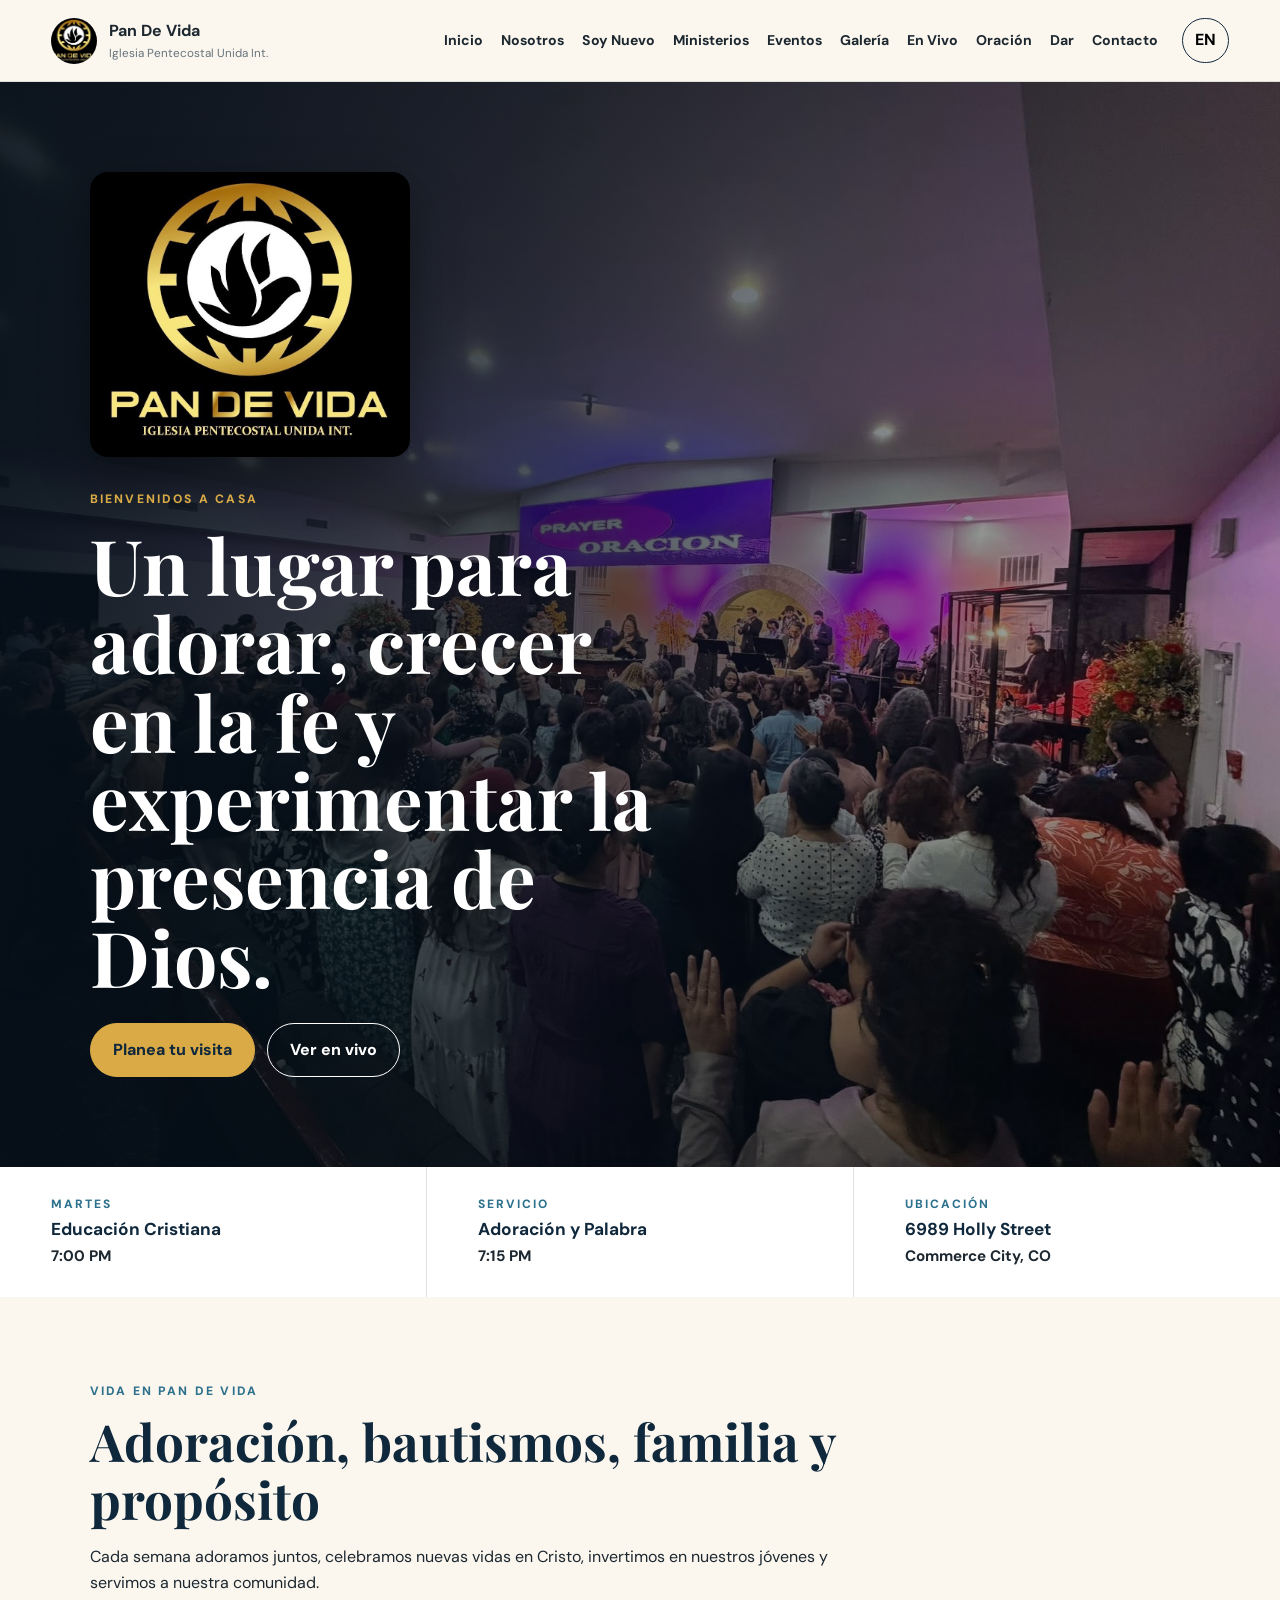
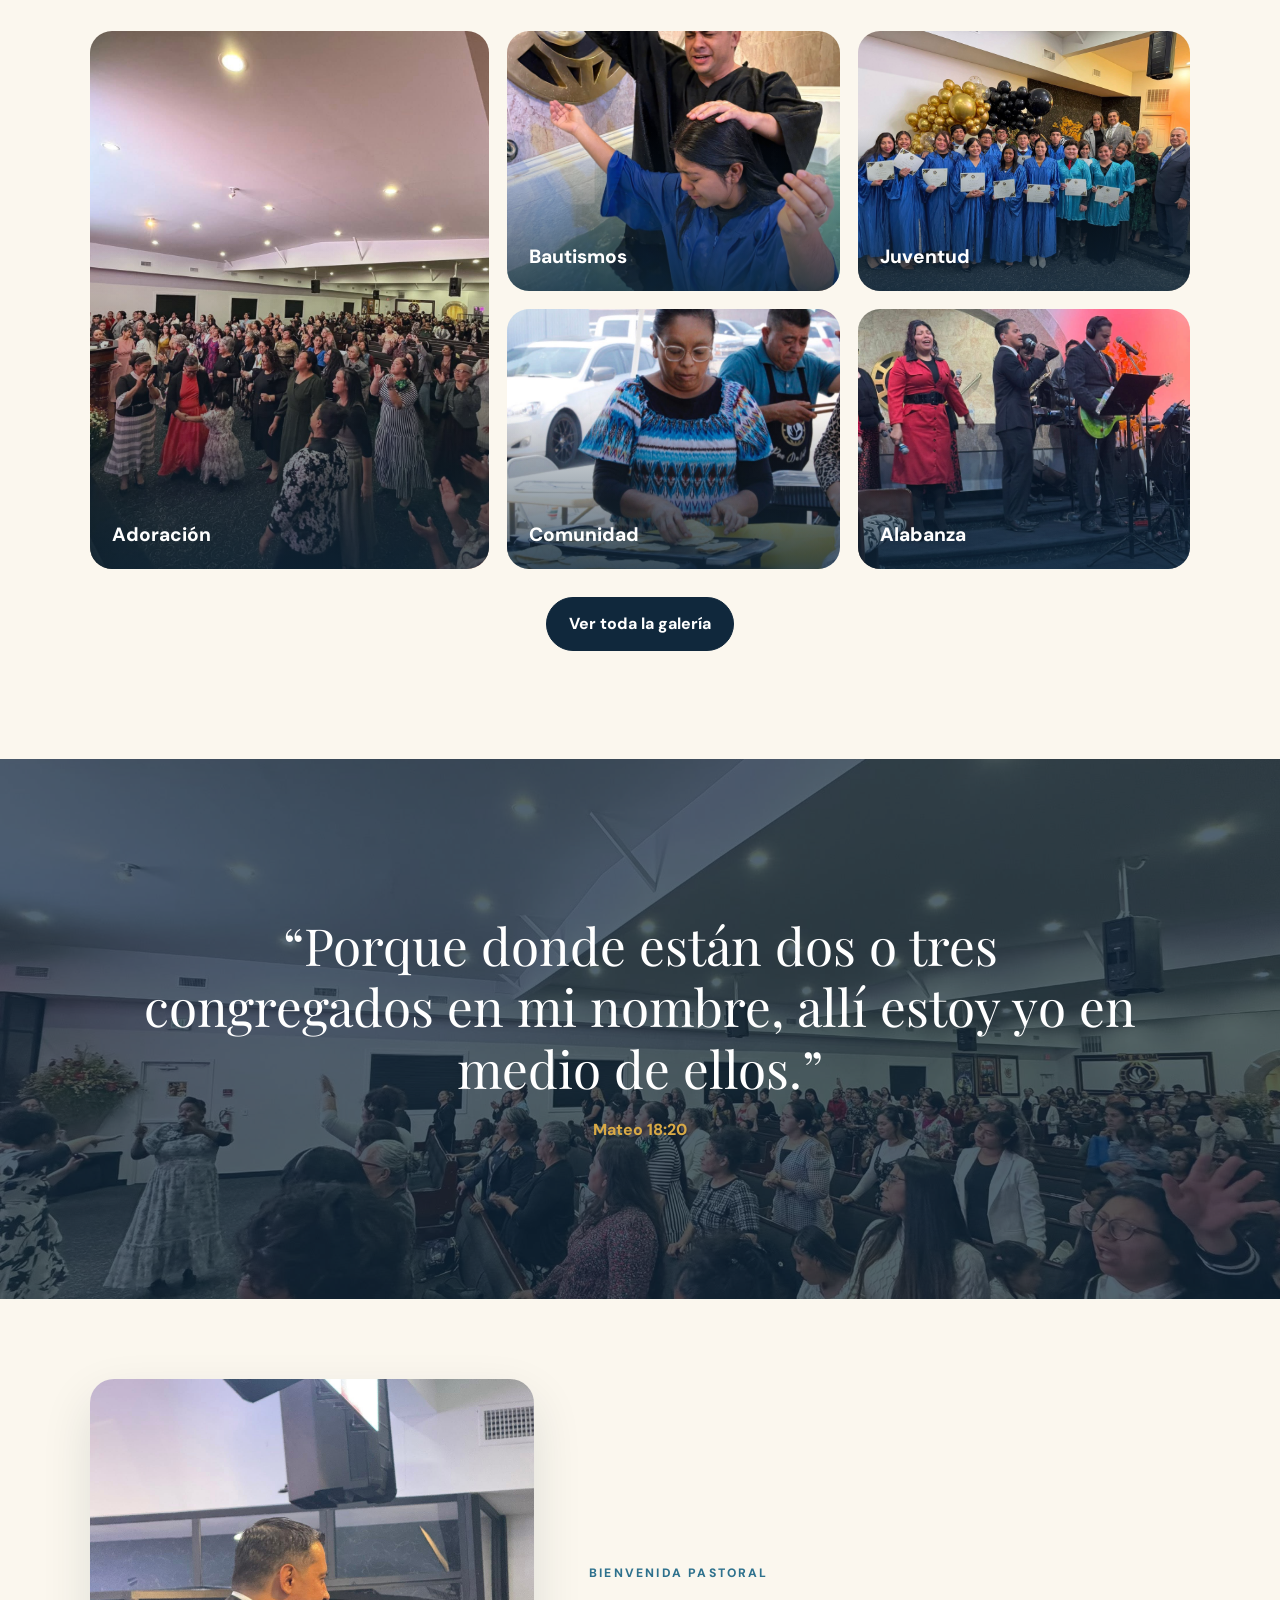
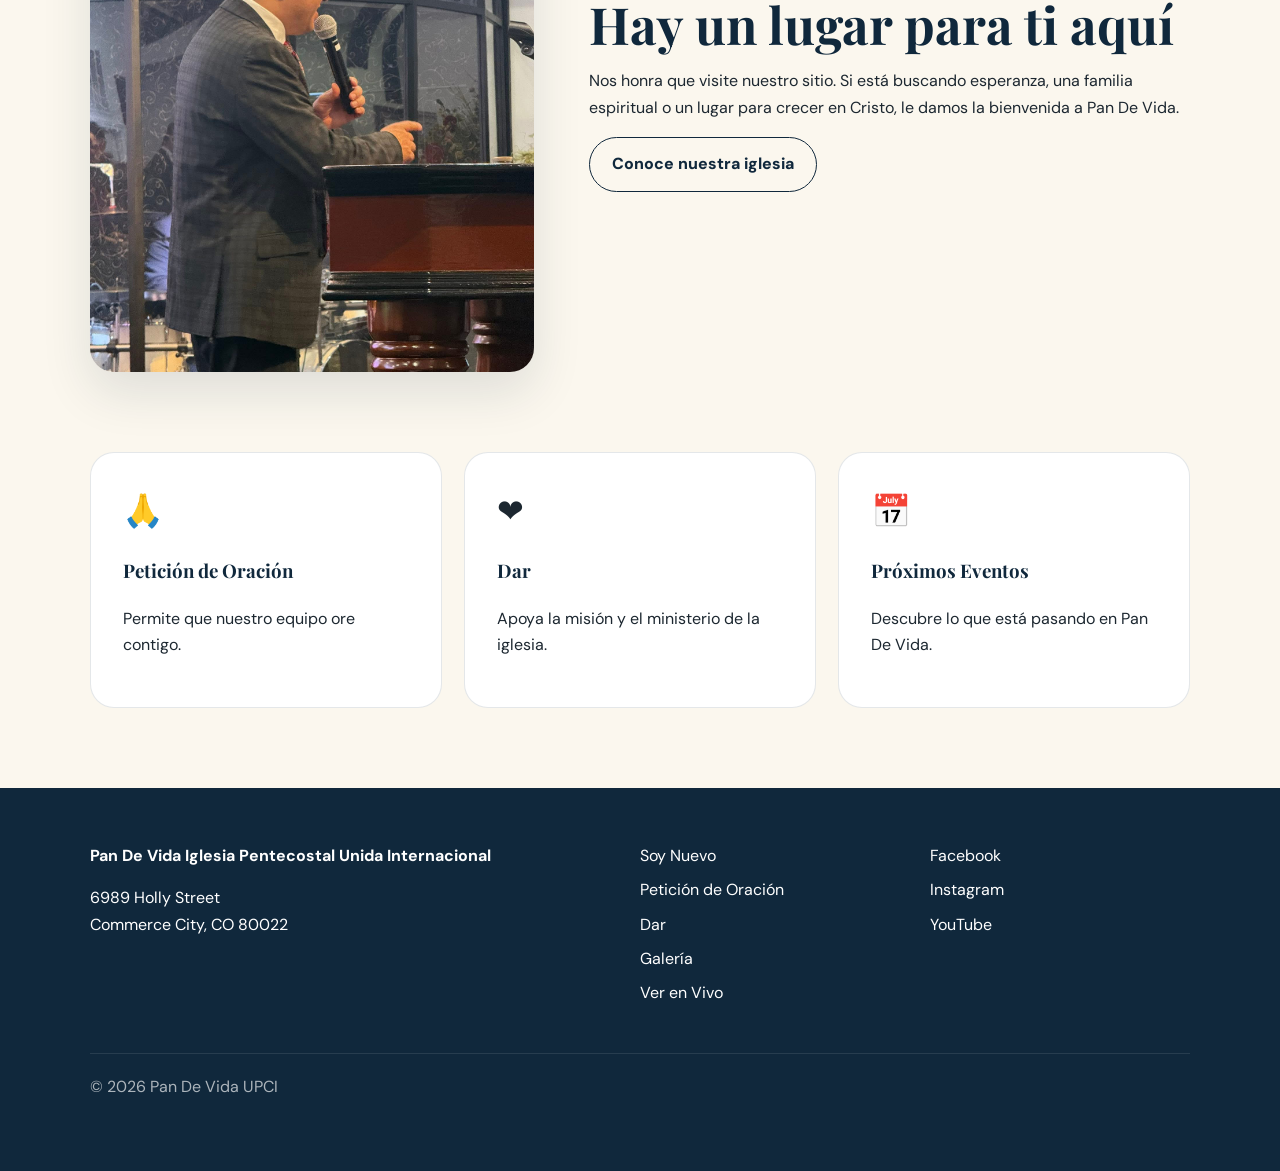
<file: index.html>
<!doctype html>
<html lang="es">
<head>
  <meta charset="utf-8">
  <meta name="viewport" content="width=device-width, initial-scale=1">
  <meta name="theme-color" content="#10283c">
  <meta name="description" content="Pan De Vida Iglesia Pentecostal Unida Internacional in Commerce City, Colorado.">
  <title>Inicio | Pan De Vida UPCI</title>
  <link rel="preconnect" href="https://fonts.googleapis.com">
  <link rel="preconnect" href="https://fonts.gstatic.com" crossorigin>
  <link href="https://fonts.googleapis.com/css2?family=DM+Sans:wght@400;500;600;700&family=Playfair+Display:wght@600;700&display=swap" rel="stylesheet">
  <link rel="stylesheet" href="styles.css">
  <script defer src="app.js"></script>
</head>
<body>
  <a class="skip-link" href="#main">Skip to content</a>
  <header class="site-header">
    <a class="brand" href="index.html" aria-label="Pan De Vida Home">
      <span class="brand-mark image-brand"><img src="logo.jpg" alt="Pan De Vida logo"></span>
      <span class="brand-copy">
        <strong>Pan De Vida</strong>
        <small>Iglesia Pentecostal Unida Int.</small>
      </span>
    </a>

    <button class="menu-btn" aria-label="Open menu" aria-expanded="false">☰</button>

    <nav class="site-nav" aria-label="Primary navigation">
      <a href="index.html" data-es="Inicio" data-en="Home">Inicio</a><a href="about.html" data-es="Nosotros" data-en="About">Nosotros</a><a href="new-here.html" data-es="Soy Nuevo" data-en="New Here">Soy Nuevo</a><a href="ministries.html" data-es="Ministerios" data-en="Ministries">Ministerios</a><a href="events.html" data-es="Eventos" data-en="Events">Eventos</a><a href="gallery.html" data-es="Galería" data-en="Gallery">Galería</a><a href="watch.html" data-es="En Vivo" data-en="Watch">En Vivo</a><a href="prayer.html" data-es="Oración" data-en="Prayer">Oración</a><a href="giving.html" data-es="Dar" data-en="Give">Dar</a><a href="contact.html" data-es="Contacto" data-en="Contact">Contacto</a>
    </nav>

    <button id="lang-toggle" class="lang-btn" type="button" aria-label="Switch language">EN</button>
  </header>

  <main id="main">
<section class="photo-hero"><img src="prayer-service.jpg" alt="Pan De Vida congregation worshipping together"><div class="photo-hero-overlay"></div><div class="photo-hero-content"><img class="hero-logo" src="logo.jpg" alt="Pan De Vida Iglesia Pentecostal Unida Internacional"><span class="eyebrow gold" data-es="Bienvenidos a casa" data-en="Welcome home">Bienvenidos a casa</span><h1 data-es="Un lugar para adorar, crecer en la fe y experimentar la presencia de Dios." data-en="A place to worship, grow in faith, and experience the presence of God.">Un lugar para adorar, crecer en la fe y experimentar la presencia de Dios.</h1><div class="actions"><a class="btn gold-btn" href="new-here.html" data-es="Planea tu visita" data-en="Plan your visit">Planea tu visita</a><a class="btn secondary light" href="https://www.youtube.com/@pdvradioint/live" target="_blank" rel="noopener" data-es="Ver en vivo" data-en="Watch live">Ver en vivo</a></div></div></section>
<section class="service-strip"><div><span data-es="Martes" data-en="Tuesday">Martes</span><strong data-es="Educación Cristiana" data-en="Christian Education">Educación Cristiana</strong><b>7:00 PM</b></div><div><span data-es="Servicio" data-en="Service">Servicio</span><strong data-es="Adoración y Palabra" data-en="Worship and Word">Adoración y Palabra</strong><b>7:15 PM</b></div><div><span data-es="Ubicación" data-en="Location">Ubicación</span><strong>6989 Holly Street</strong><b>Commerce City, CO</b></div></section>
<section class="section"><div class="section-heading"><span class="eyebrow" data-es="Vida en Pan De Vida" data-en="Life at Pan De Vida">Vida en Pan De Vida</span><h2 data-es="Adoración, bautismos, familia y propósito" data-en="Worship, baptisms, family, and purpose">Adoración, bautismos, familia y propósito</h2><p data-es="Cada semana adoramos juntos, celebramos nuevas vidas en Cristo, invertimos en nuestros jóvenes y servimos a nuestra comunidad." data-en="Each week we worship together, celebrate new life in Christ, invest in our youth, and serve our community.">Cada semana adoramos juntos, celebramos nuevas vidas en Cristo, invertimos en nuestros jóvenes y servimos a nuestra comunidad.</p></div><div class="home-photo-grid"><a class="home-photo large" href="gallery.html"><img src="worship-wide-1.jpg" alt="Pan De Vida worship service"><span data-es="Adoración" data-en="Worship">Adoración</span></a><a class="home-photo" href="gallery.html"><img src="baptism-action.jpg" alt="Baptism at Pan De Vida"><span data-es="Bautismos" data-en="Baptisms">Bautismos</span></a><a class="home-photo" href="gallery.html"><img src="graduates-group.jpg" alt="Pan De Vida youth graduates"><span data-es="Juventud" data-en="Youth">Juventud</span></a><a class="home-photo" href="gallery.html"><img src="fellowship.jpg" alt="Church community fellowship"><span data-es="Comunidad" data-en="Community">Comunidad</span></a><a class="home-photo" href="gallery.html"><img src="worship-team.jpg" alt="Pan De Vida worship team"><span data-es="Alabanza" data-en="Praise">Alabanza</span></a></div><div class="center-actions"><a class="btn primary" href="gallery.html" data-es="Ver toda la galería" data-en="View full gallery">Ver toda la galería</a></div></section>
<section class="scripture-banner"><img src="worship-wide-2.jpg" alt="Congregation worshipping at Pan De Vida"><div class="scripture-overlay"></div><div class="scripture-content"><blockquote data-es="“Porque donde están dos o tres congregados en mi nombre, allí estoy yo en medio de ellos.”" data-en="“For where two or three gather in my name, there am I with them.”">“Porque donde están dos o tres congregados en mi nombre, allí estoy yo en medio de ellos.”</blockquote><cite>Mateo 18:20</cite></div></section>
<section class="section"><div class="pastor-welcome"><div class="pastor-image-wrap"><img src="pastor-preaching.jpg" alt="Pastor speaking at Pan De Vida"></div><div><span class="eyebrow" data-es="Bienvenida pastoral" data-en="Pastoral welcome">Bienvenida pastoral</span><h2 data-es="Hay un lugar para ti aquí" data-en="There is a place for you here">Hay un lugar para ti aquí</h2><p data-es="Nos honra que visite nuestro sitio. Si está buscando esperanza, una familia espiritual o un lugar para crecer en Cristo, le damos la bienvenida a Pan De Vida." data-en="We are honored that you are visiting our website. Whether you are searching for hope, a church family, or a place to grow in Christ, you are welcome at Pan De Vida.">Nos honra que visite nuestro sitio. Si está buscando esperanza, una familia espiritual o un lugar para crecer en Cristo, le damos la bienvenida a Pan De Vida.</p><a class="btn secondary" href="about.html" data-es="Conoce nuestra iglesia" data-en="Learn about our church">Conoce nuestra iglesia</a></div></div></section>
<section class="section compact"><div class="card-grid three"><a class="feature-card" href="prayer.html"><span class="icon">🙏</span><h3 data-es="Petición de Oración" data-en="Prayer Request">Petición de Oración</h3><p data-es="Permite que nuestro equipo ore contigo." data-en="Let our ministry team pray with you.">Permite que nuestro equipo ore contigo.</p></a><a class="feature-card" href="giving.html"><span class="icon">❤</span><h3 data-es="Dar" data-en="Give">Dar</h3><p data-es="Apoya la misión y el ministerio de la iglesia." data-en="Support the mission and ministry of the church.">Apoya la misión y el ministerio de la iglesia.</p></a><a class="feature-card" href="events.html"><span class="icon">📅</span><h3 data-es="Próximos Eventos" data-en="Upcoming Events">Próximos Eventos</h3><p data-es="Descubre lo que está pasando en Pan De Vida." data-en="See what is happening at Pan De Vida.">Descubre lo que está pasando en Pan De Vida.</p></a></div></section>
</main>

  <footer class="site-footer">
    <div>
      <strong>Pan De Vida Iglesia Pentecostal Unida Internacional</strong>
      <p>6989 Holly Street<br>Commerce City, CO 80022</p>
    </div>
    <div class="footer-links">
      <a href="new-here.html" data-es="Soy Nuevo" data-en="New Here">Soy Nuevo</a>
      <a href="prayer.html" data-es="Petición de Oración" data-en="Prayer Request">Petición de Oración</a>
      <a href="giving.html" data-es="Dar" data-en="Give">Dar</a>
      <a href="gallery.html" data-es="Galería" data-en="Gallery">Galería</a><a href="watch.html" data-es="Ver en Vivo" data-en="Watch Live">Ver en Vivo</a>
    </div>
    <div class="footer-links">
      <a href="https://www.facebook.com/PanDeVidaIglesiaPentecostalUnida/" target="_blank" rel="noopener">Facebook</a>
      <a href="https://www.instagram.com/pandevidaupci/" target="_blank" rel="noopener">Instagram</a>
      <a href="https://www.youtube.com/@pdvradioint" target="_blank" rel="noopener">YouTube</a>
    </div>
    <p class="copyright">© <span id="year"></span> Pan De Vida UPCI</p>
  </footer>
</body>
</html>
</file>
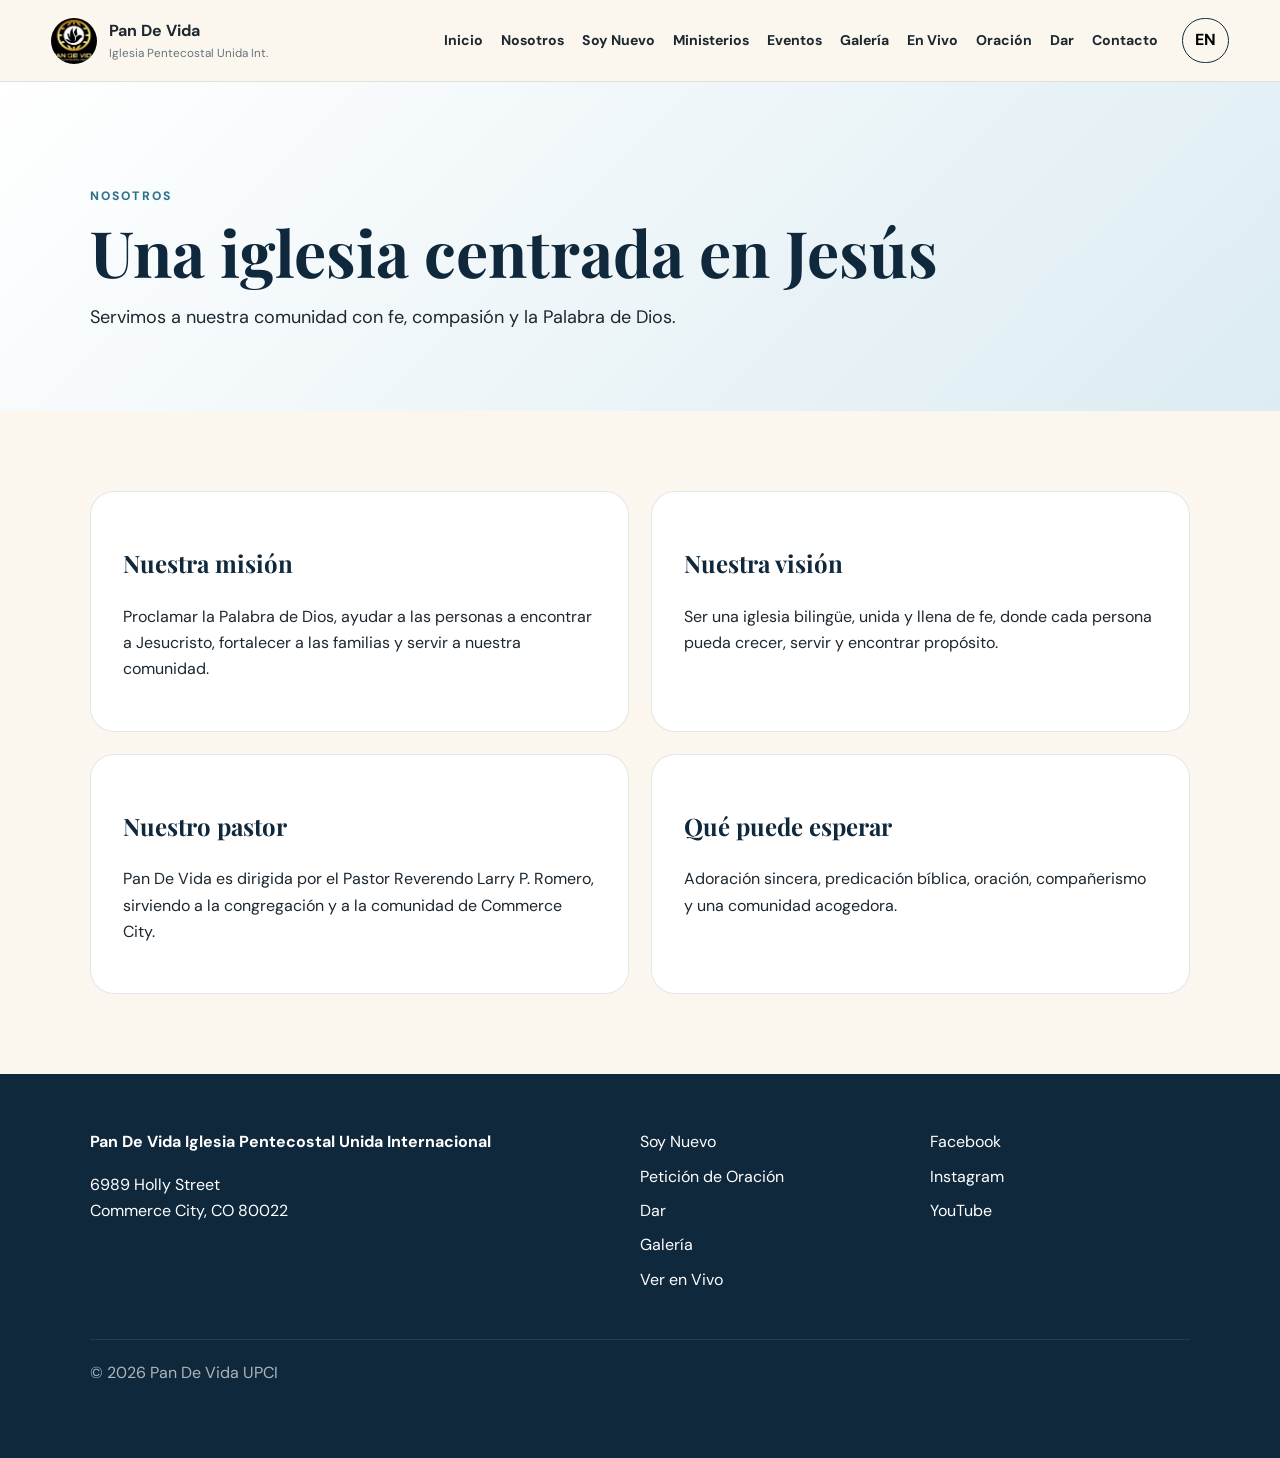
<file: about.html>
<!doctype html>
<html lang="es">
<head>
  <meta charset="utf-8">
  <meta name="viewport" content="width=device-width, initial-scale=1">
  <meta name="theme-color" content="#10283c">
  <meta name="description" content="Learn about Pan De Vida Iglesia Pentecostal Unida Internacional.">
  <title>Nosotros | Pan De Vida UPCI</title>
  <link rel="preconnect" href="https://fonts.googleapis.com">
  <link rel="preconnect" href="https://fonts.gstatic.com" crossorigin>
  <link href="https://fonts.googleapis.com/css2?family=DM+Sans:wght@400;500;600;700&family=Playfair+Display:wght@600;700&display=swap" rel="stylesheet">
  <link rel="stylesheet" href="styles.css">
  <script defer src="app.js"></script>
</head>
<body>
  <a class="skip-link" href="#main">Skip to content</a>
  <header class="site-header">
    <a class="brand" href="index.html" aria-label="Pan De Vida Home">
      <span class="brand-mark image-brand"><img src="logo.jpg" alt="Pan De Vida logo"></span>
      <span class="brand-copy">
        <strong>Pan De Vida</strong>
        <small>Iglesia Pentecostal Unida Int.</small>
      </span>
    </a>

    <button class="menu-btn" aria-label="Open menu" aria-expanded="false">☰</button>

    <nav class="site-nav" aria-label="Primary navigation">
      <a href="index.html" data-es="Inicio" data-en="Home">Inicio</a><a href="about.html" data-es="Nosotros" data-en="About">Nosotros</a><a href="new-here.html" data-es="Soy Nuevo" data-en="New Here">Soy Nuevo</a><a href="ministries.html" data-es="Ministerios" data-en="Ministries">Ministerios</a><a href="events.html" data-es="Eventos" data-en="Events">Eventos</a><a href="gallery.html" data-es="Galería" data-en="Gallery">Galería</a><a href="watch.html" data-es="En Vivo" data-en="Watch">En Vivo</a><a href="prayer.html" data-es="Oración" data-en="Prayer">Oración</a><a href="giving.html" data-es="Dar" data-en="Give">Dar</a><a href="contact.html" data-es="Contacto" data-en="Contact">Contacto</a>
    </nav>

    <button id="lang-toggle" class="lang-btn" type="button" aria-label="Switch language">EN</button>
  </header>

  <main id="main">
    
<section class="page-hero">
  <span class="eyebrow" data-es="Nosotros" data-en="About us">Nosotros</span>
  <h1 data-es="Una iglesia centrada en Jesús" data-en="A church centered on Jesus">Una iglesia centrada en Jesús</h1>
  <p data-es="Servimos a nuestra comunidad con fe, compasión y la Palabra de Dios."
     data-en="We serve our community through faith, compassion, and the Word of God.">
    Servimos a nuestra comunidad con fe, compasión y la Palabra de Dios.
  </p>
</section>

<section class="section">
  <div class="card-grid two">
    <article class="content-card">
      <h2 data-es="Nuestra misión" data-en="Our mission">Nuestra misión</h2>
      <p data-es="Proclamar la Palabra de Dios, ayudar a las personas a encontrar a Jesucristo, fortalecer a las familias y servir a nuestra comunidad."
         data-en="To proclaim the Word of God, help people encounter Jesus Christ, strengthen families, and serve our community.">
        Proclamar la Palabra de Dios, ayudar a las personas a encontrar a Jesucristo, fortalecer a las familias y servir a nuestra comunidad.
      </p>
    </article>
    <article class="content-card">
      <h2 data-es="Nuestra visión" data-en="Our vision">Nuestra visión</h2>
      <p data-es="Ser una iglesia bilingüe, unida y llena de fe, donde cada persona pueda crecer, servir y encontrar propósito."
         data-en="To be a united, bilingual, faith-filled church where every person can grow, serve, and discover purpose.">
        Ser una iglesia bilingüe, unida y llena de fe, donde cada persona pueda crecer, servir y encontrar propósito.
      </p>
    </article>
    <article class="content-card">
      <h2 data-es="Nuestro pastor" data-en="Our pastor">Nuestro pastor</h2>
      <p data-es="Pan De Vida es dirigida por el Pastor Reverendo Larry P. Romero, sirviendo a la congregación y a la comunidad de Commerce City."
         data-en="Pan De Vida is led by Pastor Reverend Larry P. Romero, serving the congregation and the Commerce City community.">
        Pan De Vida es dirigida por el Pastor Reverendo Larry P. Romero, sirviendo a la congregación y a la comunidad de Commerce City.
      </p>
    </article>
    <article class="content-card">
      <h2 data-es="Qué puede esperar" data-en="What to expect">Qué puede esperar</h2>
      <p data-es="Adoración sincera, predicación bíblica, oración, compañerismo y una comunidad acogedora."
         data-en="Heartfelt worship, biblical preaching, prayer, fellowship, and a welcoming community.">
        Adoración sincera, predicación bíblica, oración, compañerismo y una comunidad acogedora.
      </p>
    </article>
  </div>
</section>

  </main>

  <footer class="site-footer">
    <div>
      <strong>Pan De Vida Iglesia Pentecostal Unida Internacional</strong>
      <p>6989 Holly Street<br>Commerce City, CO 80022</p>
    </div>
    <div class="footer-links">
      <a href="new-here.html" data-es="Soy Nuevo" data-en="New Here">Soy Nuevo</a>
      <a href="prayer.html" data-es="Petición de Oración" data-en="Prayer Request">Petición de Oración</a>
      <a href="giving.html" data-es="Dar" data-en="Give">Dar</a>
      <a href="gallery.html" data-es="Galería" data-en="Gallery">Galería</a><a href="watch.html" data-es="Ver en Vivo" data-en="Watch Live">Ver en Vivo</a>
    </div>
    <div class="footer-links">
      <a href="https://www.facebook.com/PanDeVidaIglesiaPentecostalUnida/" target="_blank" rel="noopener">Facebook</a>
      <a href="https://www.instagram.com/pandevidaupci/" target="_blank" rel="noopener">Instagram</a>
      <a href="https://www.youtube.com/@pdvradioint" target="_blank" rel="noopener">YouTube</a>
    </div>
    <p class="copyright">© <span id="year"></span> Pan De Vida UPCI</p>
  </footer>
</body>
</html>
</file>
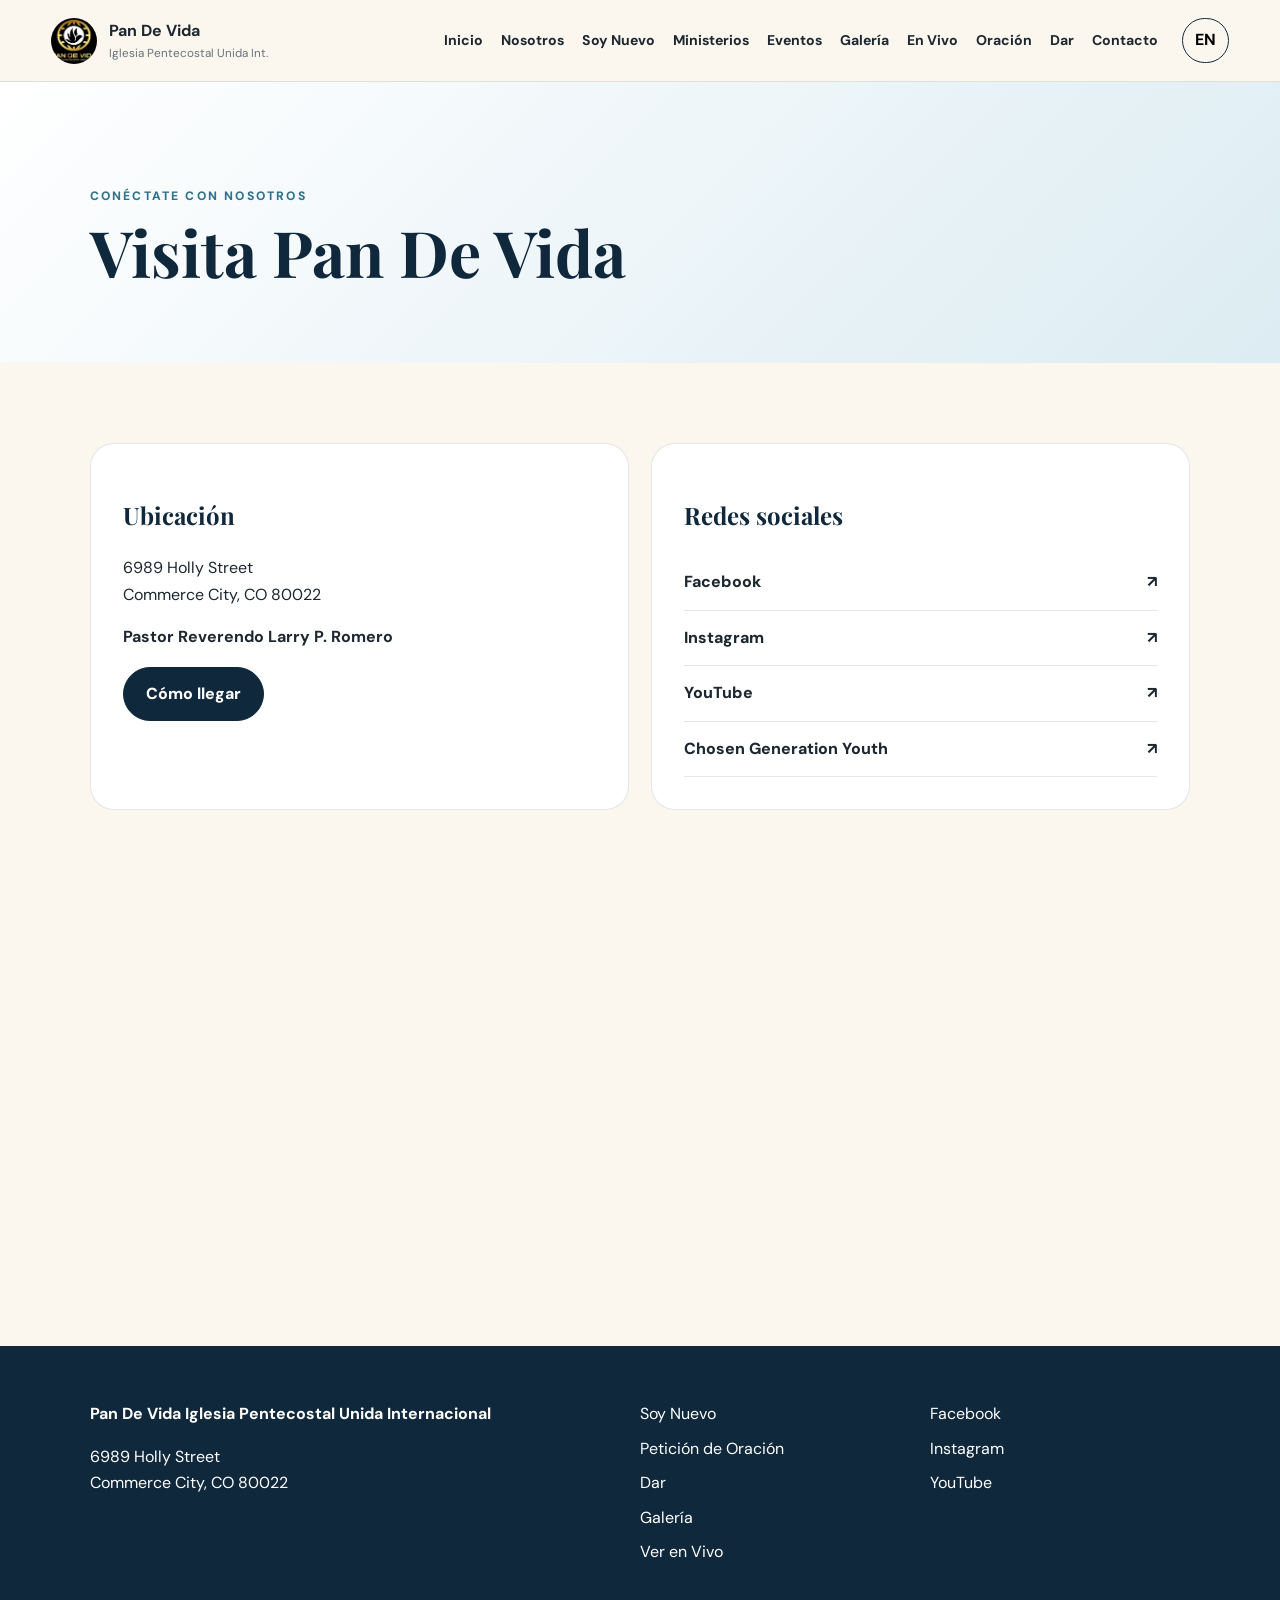
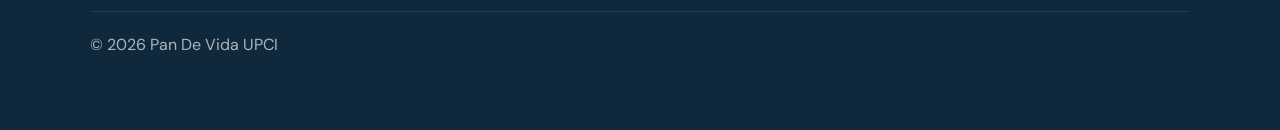
<file: contact.html>
<!doctype html>
<html lang="es">
<head>
  <meta charset="utf-8">
  <meta name="viewport" content="width=device-width, initial-scale=1">
  <meta name="theme-color" content="#10283c">
  <meta name="description" content="Contact and visit Pan De Vida in Commerce City.">
  <title>Contacto | Pan De Vida UPCI</title>
  <link rel="preconnect" href="https://fonts.googleapis.com">
  <link rel="preconnect" href="https://fonts.gstatic.com" crossorigin>
  <link href="https://fonts.googleapis.com/css2?family=DM+Sans:wght@400;500;600;700&family=Playfair+Display:wght@600;700&display=swap" rel="stylesheet">
  <link rel="stylesheet" href="styles.css">
  <script defer src="app.js"></script>
</head>
<body>
  <a class="skip-link" href="#main">Skip to content</a>
  <header class="site-header">
    <a class="brand" href="index.html" aria-label="Pan De Vida Home">
      <span class="brand-mark image-brand"><img src="logo.jpg" alt="Pan De Vida logo"></span>
      <span class="brand-copy">
        <strong>Pan De Vida</strong>
        <small>Iglesia Pentecostal Unida Int.</small>
      </span>
    </a>

    <button class="menu-btn" aria-label="Open menu" aria-expanded="false">☰</button>

    <nav class="site-nav" aria-label="Primary navigation">
      <a href="index.html" data-es="Inicio" data-en="Home">Inicio</a><a href="about.html" data-es="Nosotros" data-en="About">Nosotros</a><a href="new-here.html" data-es="Soy Nuevo" data-en="New Here">Soy Nuevo</a><a href="ministries.html" data-es="Ministerios" data-en="Ministries">Ministerios</a><a href="events.html" data-es="Eventos" data-en="Events">Eventos</a><a href="gallery.html" data-es="Galería" data-en="Gallery">Galería</a><a href="watch.html" data-es="En Vivo" data-en="Watch">En Vivo</a><a href="prayer.html" data-es="Oración" data-en="Prayer">Oración</a><a href="giving.html" data-es="Dar" data-en="Give">Dar</a><a href="contact.html" data-es="Contacto" data-en="Contact">Contacto</a>
    </nav>

    <button id="lang-toggle" class="lang-btn" type="button" aria-label="Switch language">EN</button>
  </header>

  <main id="main">
    
<section class="page-hero">
  <span class="eyebrow" data-es="Conéctate con nosotros" data-en="Connect with us">Conéctate con nosotros</span>
  <h1 data-es="Visita Pan De Vida" data-en="Visit Pan De Vida">Visita Pan De Vida</h1>
</section>

<section class="section">
  <div class="card-grid two">
    <article class="content-card">
      <h2 data-es="Ubicación" data-en="Location">Ubicación</h2>
      <p>6989 Holly Street<br>Commerce City, CO 80022</p>
      <p><strong>Pastor Reverendo Larry P. Romero</strong></p>
      <a class="btn primary" href="https://www.google.com/maps/search/?api=1&query=6989+Holly+Street+Commerce+City+CO+80022" target="_blank" rel="noopener" data-es="Cómo llegar" data-en="Get directions">Cómo llegar</a>
    </article>
    <article class="content-card">
      <h2 data-es="Redes sociales" data-en="Social media">Redes sociales</h2>
      <div class="social-list">
        <a href="https://www.facebook.com/PanDeVidaIglesiaPentecostalUnida/" target="_blank" rel="noopener">Facebook <span>↗</span></a>
        <a href="https://www.instagram.com/pandevidaupci/" target="_blank" rel="noopener">Instagram <span>↗</span></a>
        <a href="https://www.youtube.com/@pdvradioint" target="_blank" rel="noopener">YouTube <span>↗</span></a>
        <a href="https://www.facebook.com/100067335023482/" target="_blank" rel="noopener">Chosen Generation Youth <span>↗</span></a>
      </div>
    </article>
  </div>
  <iframe class="map" title="Map to Pan De Vida" loading="lazy" src="https://www.google.com/maps?q=6989%20Holly%20Street%20Commerce%20City%20CO%2080022&output=embed"></iframe>
</section>

  </main>

  <footer class="site-footer">
    <div>
      <strong>Pan De Vida Iglesia Pentecostal Unida Internacional</strong>
      <p>6989 Holly Street<br>Commerce City, CO 80022</p>
    </div>
    <div class="footer-links">
      <a href="new-here.html" data-es="Soy Nuevo" data-en="New Here">Soy Nuevo</a>
      <a href="prayer.html" data-es="Petición de Oración" data-en="Prayer Request">Petición de Oración</a>
      <a href="giving.html" data-es="Dar" data-en="Give">Dar</a>
      <a href="gallery.html" data-es="Galería" data-en="Gallery">Galería</a><a href="watch.html" data-es="Ver en Vivo" data-en="Watch Live">Ver en Vivo</a>
    </div>
    <div class="footer-links">
      <a href="https://www.facebook.com/PanDeVidaIglesiaPentecostalUnida/" target="_blank" rel="noopener">Facebook</a>
      <a href="https://www.instagram.com/pandevidaupci/" target="_blank" rel="noopener">Instagram</a>
      <a href="https://www.youtube.com/@pdvradioint" target="_blank" rel="noopener">YouTube</a>
    </div>
    <p class="copyright">© <span id="year"></span> Pan De Vida UPCI</p>
  </footer>
</body>
</html>
</file>
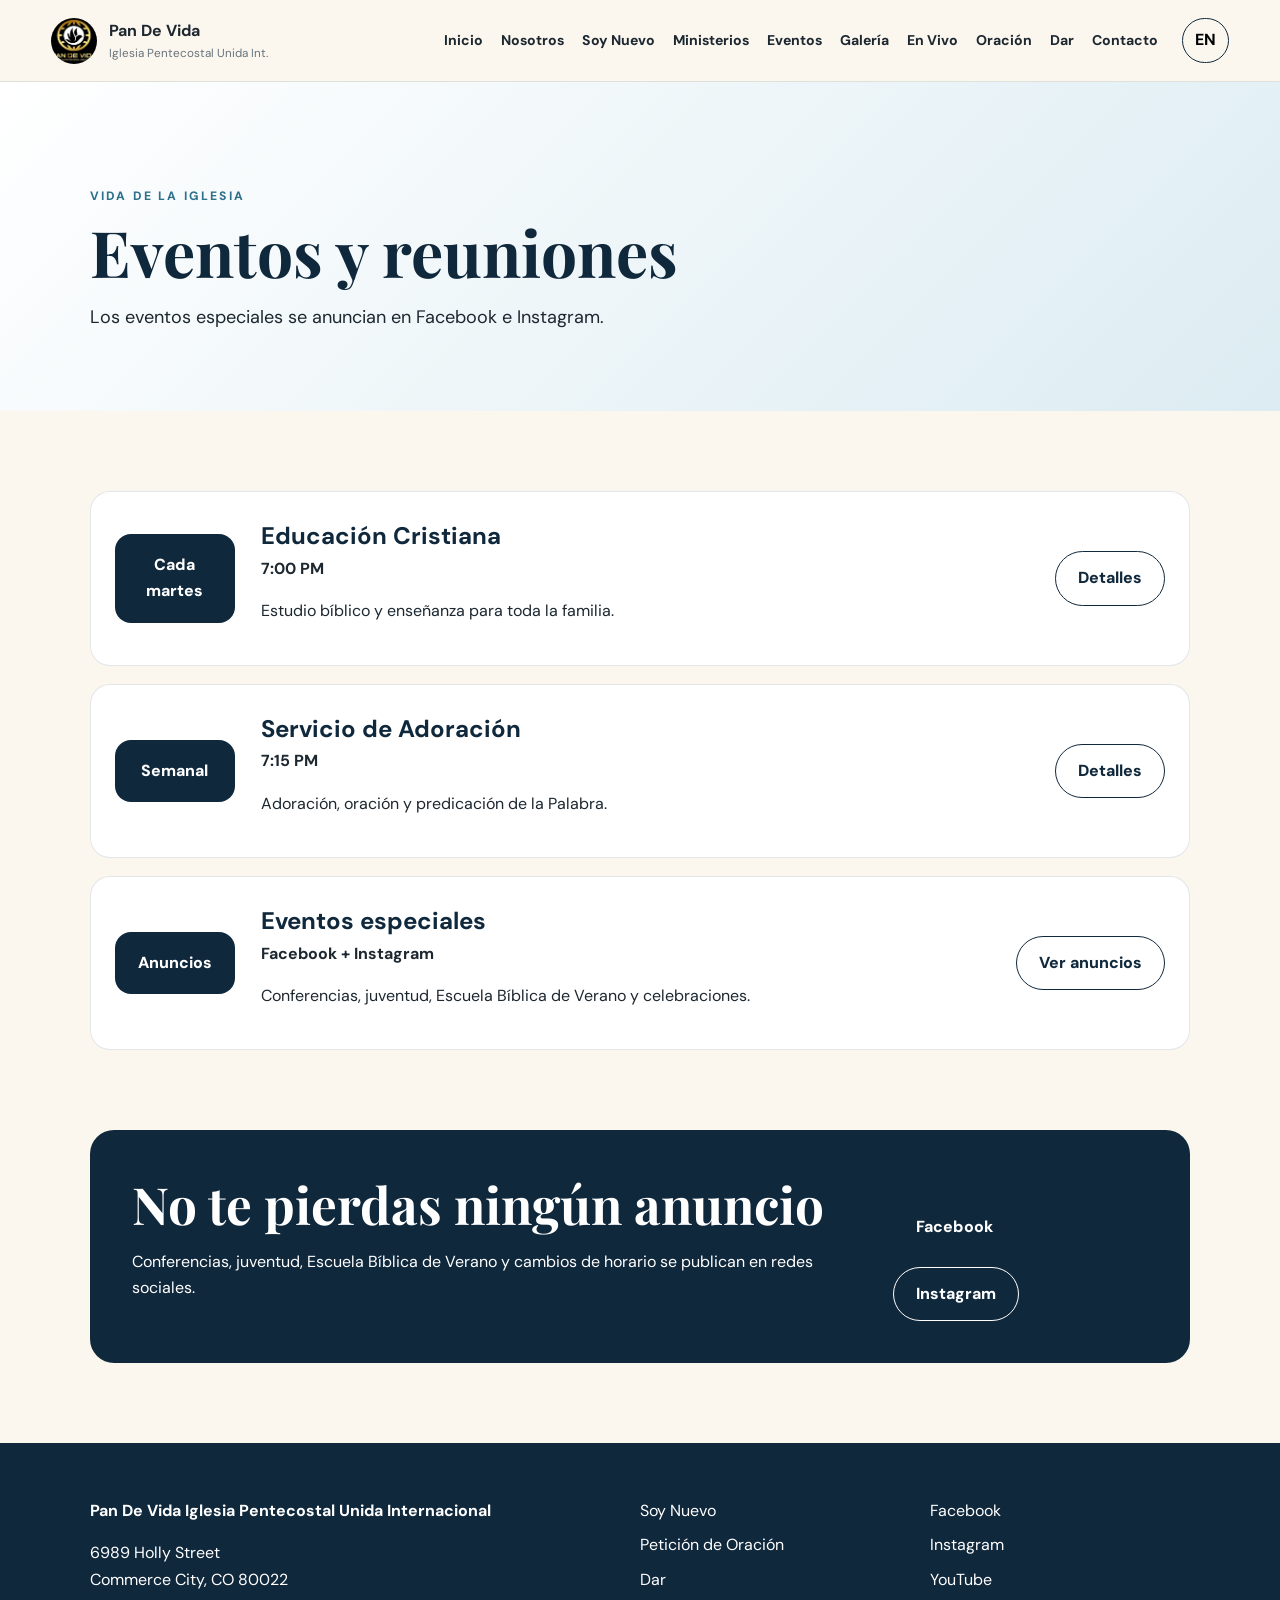
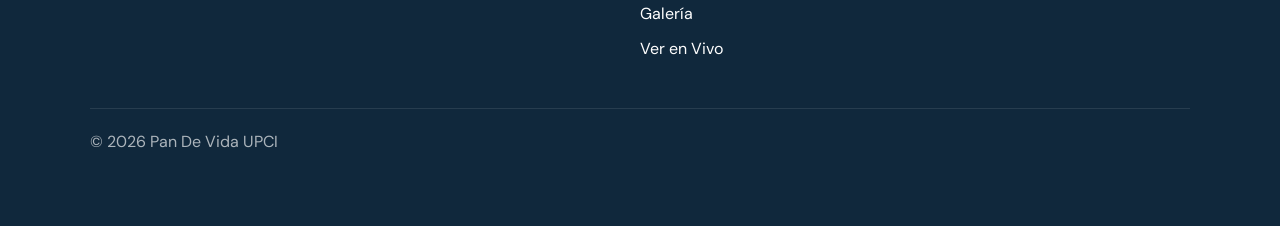
<file: events.html>
<!doctype html>
<html lang="es">
<head>
  <meta charset="utf-8">
  <meta name="viewport" content="width=device-width, initial-scale=1">
  <meta name="theme-color" content="#10283c">
  <meta name="description" content="Upcoming services and events at Pan De Vida.">
  <title>Eventos | Pan De Vida UPCI</title>
  <link rel="preconnect" href="https://fonts.googleapis.com">
  <link rel="preconnect" href="https://fonts.gstatic.com" crossorigin>
  <link href="https://fonts.googleapis.com/css2?family=DM+Sans:wght@400;500;600;700&family=Playfair+Display:wght@600;700&display=swap" rel="stylesheet">
  <link rel="stylesheet" href="styles.css">
  <script defer src="app.js"></script>
</head>
<body>
  <a class="skip-link" href="#main">Skip to content</a>
  <header class="site-header">
    <a class="brand" href="index.html" aria-label="Pan De Vida Home">
      <span class="brand-mark image-brand"><img src="logo.jpg" alt="Pan De Vida logo"></span>
      <span class="brand-copy">
        <strong>Pan De Vida</strong>
        <small>Iglesia Pentecostal Unida Int.</small>
      </span>
    </a>

    <button class="menu-btn" aria-label="Open menu" aria-expanded="false">☰</button>

    <nav class="site-nav" aria-label="Primary navigation">
      <a href="index.html" data-es="Inicio" data-en="Home">Inicio</a><a href="about.html" data-es="Nosotros" data-en="About">Nosotros</a><a href="new-here.html" data-es="Soy Nuevo" data-en="New Here">Soy Nuevo</a><a href="ministries.html" data-es="Ministerios" data-en="Ministries">Ministerios</a><a href="events.html" data-es="Eventos" data-en="Events">Eventos</a><a href="gallery.html" data-es="Galería" data-en="Gallery">Galería</a><a href="watch.html" data-es="En Vivo" data-en="Watch">En Vivo</a><a href="prayer.html" data-es="Oración" data-en="Prayer">Oración</a><a href="giving.html" data-es="Dar" data-en="Give">Dar</a><a href="contact.html" data-es="Contacto" data-en="Contact">Contacto</a>
    </nav>

    <button id="lang-toggle" class="lang-btn" type="button" aria-label="Switch language">EN</button>
  </header>

  <main id="main">
    
<section class="page-hero">
  <span class="eyebrow" data-es="Vida de la iglesia" data-en="Church life">Vida de la iglesia</span>
  <h1 data-es="Eventos y reuniones" data-en="Events and gatherings">Eventos y reuniones</h1>
  <p data-es="Los eventos especiales se anuncian en Facebook e Instagram."
     data-en="Special events are announced through Facebook and Instagram.">
    Los eventos especiales se anuncian en Facebook e Instagram.
  </p>
</section>

<section id="events-list" class="section event-list"></section>

<section class="cta-band">
  <div>
    <h2 data-es="No te pierdas ningún anuncio" data-en="Never miss an announcement">No te pierdas ningún anuncio</h2>
    <p data-es="Conferencias, juventud, Escuela Bíblica de Verano y cambios de horario se publican en redes sociales."
       data-en="Conferences, youth gatherings, Vacation Bible School, and schedule changes are posted on social media.">
      Conferencias, juventud, Escuela Bíblica de Verano y cambios de horario se publican en redes sociales.
    </p>
  </div>
  <div class="actions">
    <a class="btn primary" href="https://www.facebook.com/PanDeVidaIglesiaPentecostalUnida/" target="_blank" rel="noopener">Facebook</a>
    <a class="btn secondary light" href="https://www.instagram.com/pandevidaupci/" target="_blank" rel="noopener">Instagram</a>
  </div>
</section>

  </main>

  <footer class="site-footer">
    <div>
      <strong>Pan De Vida Iglesia Pentecostal Unida Internacional</strong>
      <p>6989 Holly Street<br>Commerce City, CO 80022</p>
    </div>
    <div class="footer-links">
      <a href="new-here.html" data-es="Soy Nuevo" data-en="New Here">Soy Nuevo</a>
      <a href="prayer.html" data-es="Petición de Oración" data-en="Prayer Request">Petición de Oración</a>
      <a href="giving.html" data-es="Dar" data-en="Give">Dar</a>
      <a href="gallery.html" data-es="Galería" data-en="Gallery">Galería</a><a href="watch.html" data-es="Ver en Vivo" data-en="Watch Live">Ver en Vivo</a>
    </div>
    <div class="footer-links">
      <a href="https://www.facebook.com/PanDeVidaIglesiaPentecostalUnida/" target="_blank" rel="noopener">Facebook</a>
      <a href="https://www.instagram.com/pandevidaupci/" target="_blank" rel="noopener">Instagram</a>
      <a href="https://www.youtube.com/@pdvradioint" target="_blank" rel="noopener">YouTube</a>
    </div>
    <p class="copyright">© <span id="year"></span> Pan De Vida UPCI</p>
  </footer>
</body>
</html>
</file>
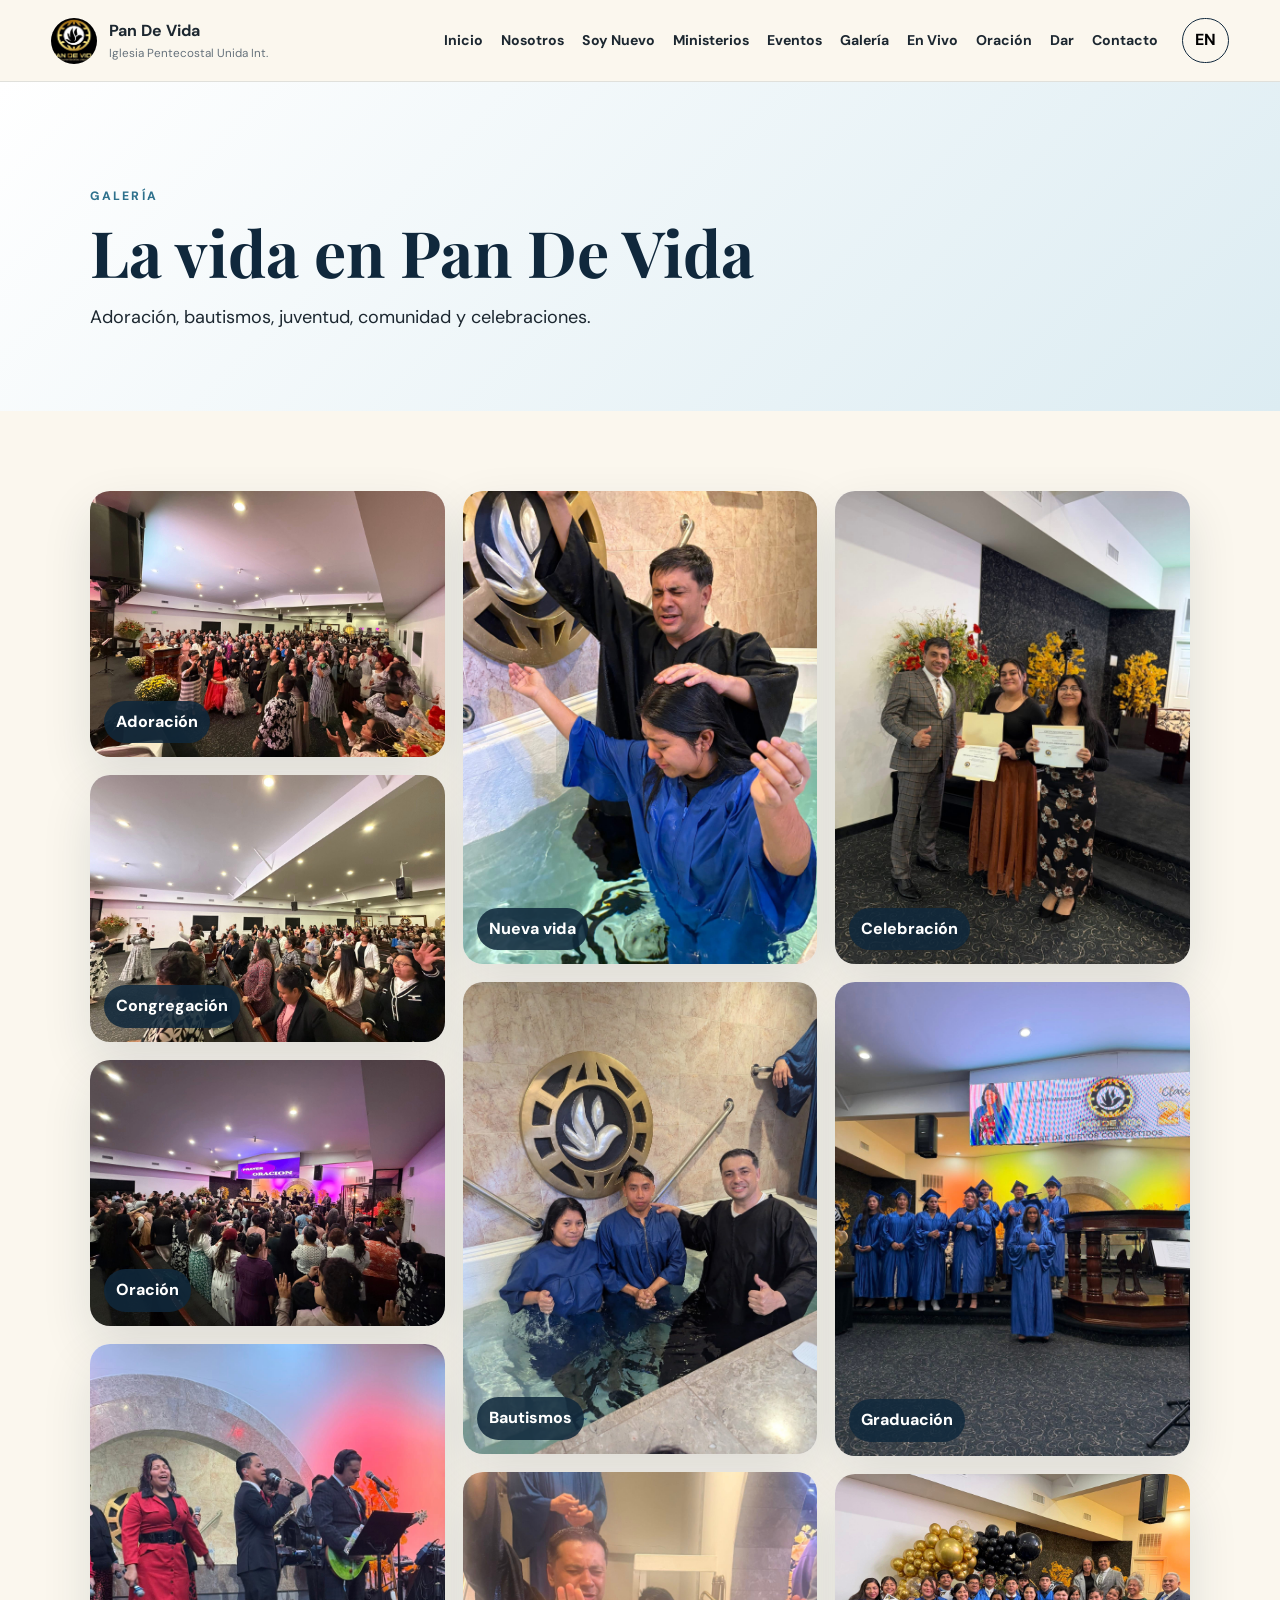
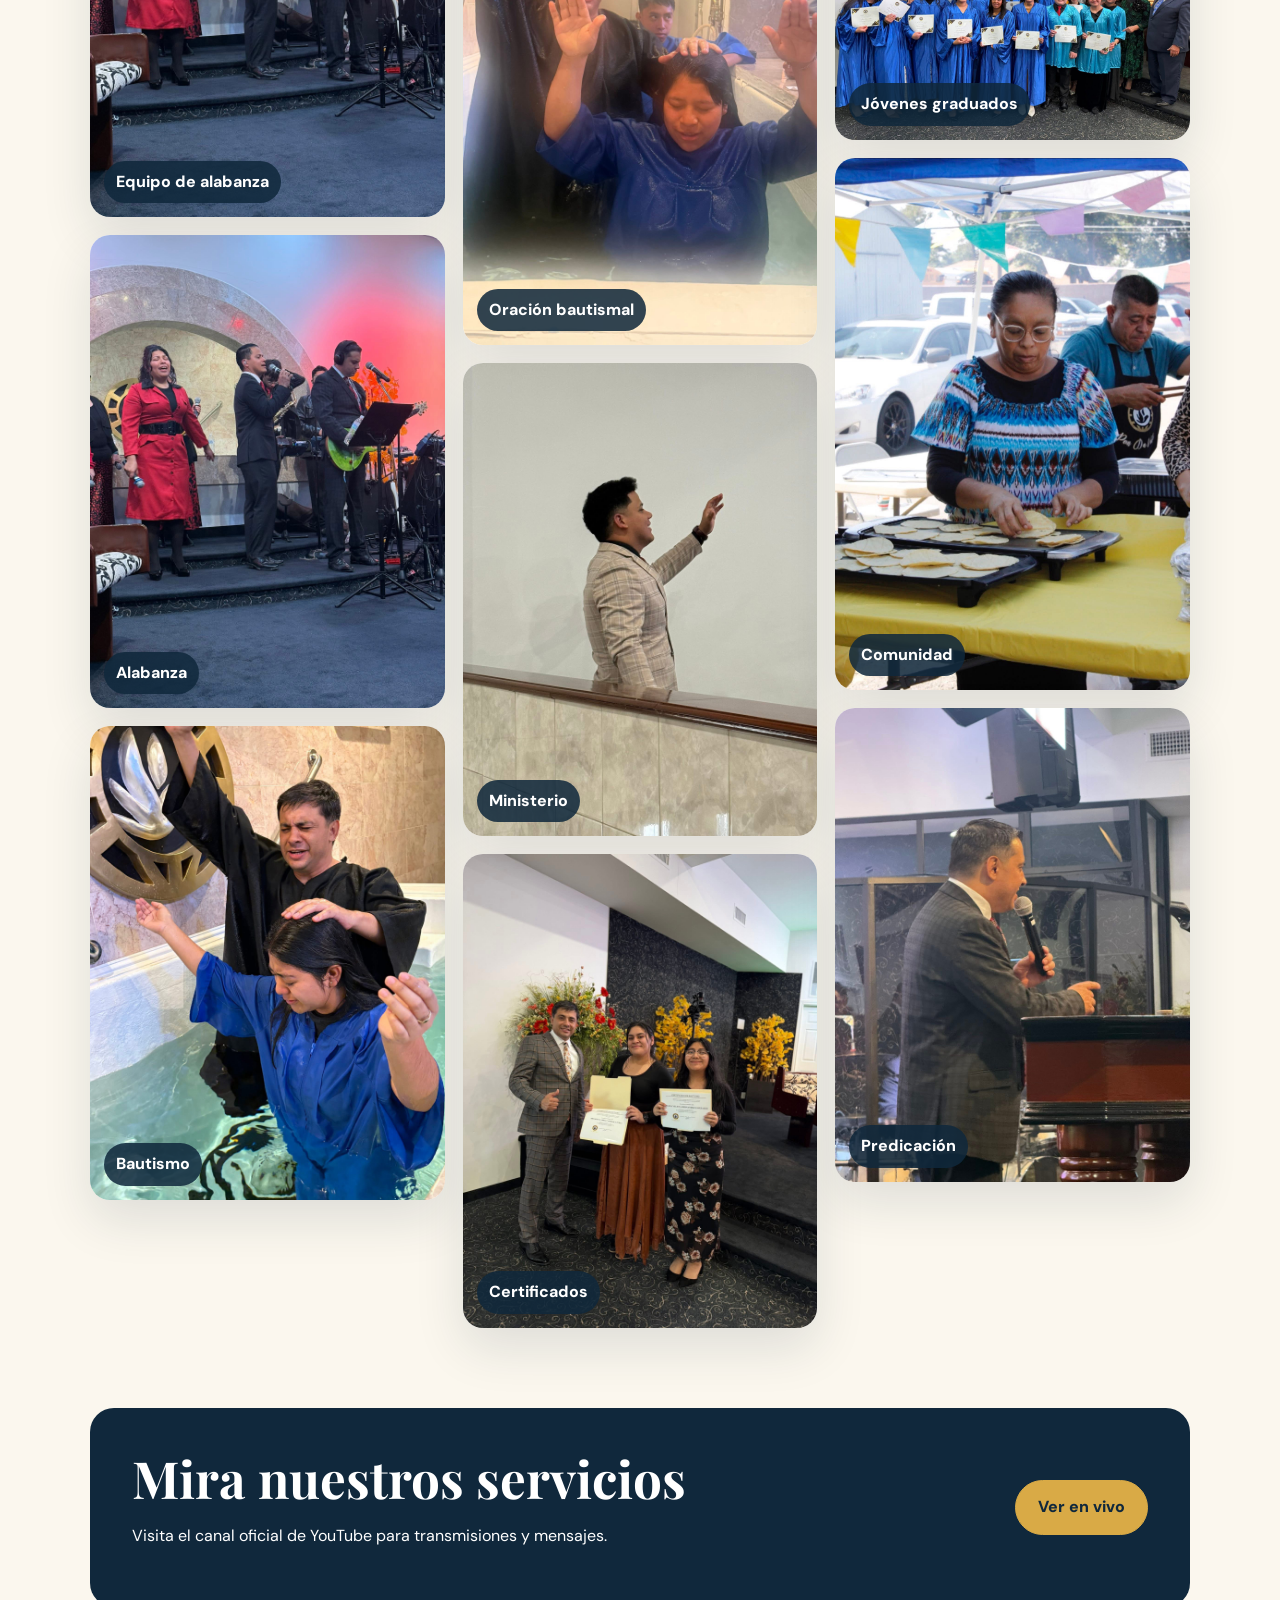
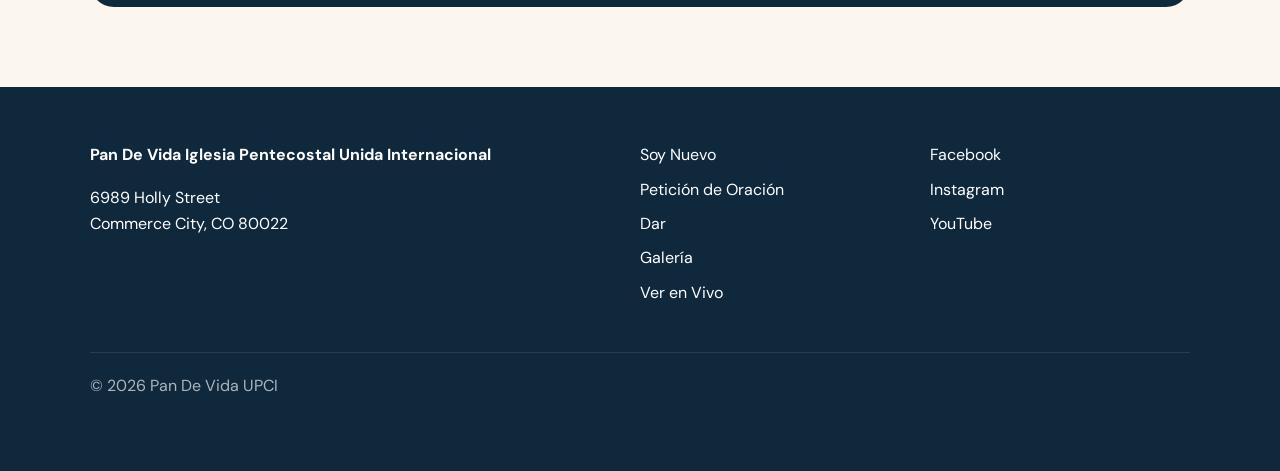
<file: gallery.html>
<!doctype html>
<html lang="es">
<head>
  <meta charset="utf-8">
  <meta name="viewport" content="width=device-width, initial-scale=1">
  <meta name="theme-color" content="#10283c">
  <meta name="description" content="Photos and videos from Pan De Vida Iglesia Pentecostal Unida Internacional.">
  <title>Galería | Pan De Vida UPCI</title>
  <link rel="preconnect" href="https://fonts.googleapis.com">
  <link rel="preconnect" href="https://fonts.gstatic.com" crossorigin>
  <link href="https://fonts.googleapis.com/css2?family=DM+Sans:wght@400;500;600;700&family=Playfair+Display:wght@600;700&display=swap" rel="stylesheet">
  <link rel="stylesheet" href="styles.css">
  <script defer src="app.js"></script>
</head>
<body>
  <a class="skip-link" href="#main">Skip to content</a>
  <header class="site-header">
    <a class="brand" href="index.html" aria-label="Pan De Vida Home">
      <span class="brand-mark image-brand"><img src="logo.jpg" alt="Pan De Vida logo"></span>
      <span class="brand-copy">
        <strong>Pan De Vida</strong>
        <small>Iglesia Pentecostal Unida Int.</small>
      </span>
    </a>

    <button class="menu-btn" aria-label="Open menu" aria-expanded="false">☰</button>

    <nav class="site-nav" aria-label="Primary navigation">
      <a href="index.html" data-es="Inicio" data-en="Home">Inicio</a><a href="about.html" data-es="Nosotros" data-en="About">Nosotros</a><a href="new-here.html" data-es="Soy Nuevo" data-en="New Here">Soy Nuevo</a><a href="ministries.html" data-es="Ministerios" data-en="Ministries">Ministerios</a><a href="events.html" data-es="Eventos" data-en="Events">Eventos</a><a href="gallery.html" data-es="Galería" data-en="Gallery">Galería</a><a href="watch.html" data-es="En Vivo" data-en="Watch">En Vivo</a><a href="prayer.html" data-es="Oración" data-en="Prayer">Oración</a><a href="giving.html" data-es="Dar" data-en="Give">Dar</a><a href="contact.html" data-es="Contacto" data-en="Contact">Contacto</a>
    </nav>

    <button id="lang-toggle" class="lang-btn" type="button" aria-label="Switch language">EN</button>
  </header>

  
<main id="main"><section class="page-hero gallery-hero"><span class="eyebrow" data-es="Galería" data-en="Gallery">Galería</span><h1 data-es="La vida en Pan De Vida" data-en="Life at Pan De Vida">La vida en Pan De Vida</h1><p data-es="Adoración, bautismos, juventud, comunidad y celebraciones." data-en="Worship, baptisms, youth, community, and celebrations.">Adoración, bautismos, juventud, comunidad y celebraciones.</p></section><section class="section"><div class="real-gallery-grid"><figure class="real-gallery-item"><img src="worship-wide-1.jpg" alt="Worship at Pan De Vida" loading="lazy"><figcaption data-es="Adoración" data-en="Worship">Adoración</figcaption></figure><figure class="real-gallery-item"><img src="worship-wide-2.jpg" alt="Congregation at Pan De Vida" loading="lazy"><figcaption data-es="Congregación" data-en="Congregation">Congregación</figcaption></figure><figure class="real-gallery-item"><img src="prayer-service.jpg" alt="Prayer at Pan De Vida" loading="lazy"><figcaption data-es="Oración" data-en="Prayer">Oración</figcaption></figure><figure class="real-gallery-item"><img src="worship-team.jpg" alt="Worship team at Pan De Vida" loading="lazy"><figcaption data-es="Equipo de alabanza" data-en="Worship team">Equipo de alabanza</figcaption></figure><figure class="real-gallery-item"><img src="worship-team-2.jpg" alt="Praise at Pan De Vida" loading="lazy"><figcaption data-es="Alabanza" data-en="Praise">Alabanza</figcaption></figure><figure class="real-gallery-item"><img src="baptism-action.jpg" alt="Baptism at Pan De Vida" loading="lazy"><figcaption data-es="Bautismo" data-en="Baptism">Bautismo</figcaption></figure><figure class="real-gallery-item"><img src="baptism-action-2.jpg" alt="New life at Pan De Vida" loading="lazy"><figcaption data-es="Nueva vida" data-en="New life">Nueva vida</figcaption></figure><figure class="real-gallery-item"><img src="baptism-group.jpg" alt="Baptisms at Pan De Vida" loading="lazy"><figcaption data-es="Bautismos" data-en="Baptisms">Bautismos</figcaption></figure><figure class="real-gallery-item"><img src="baptism-prayer.jpg" alt="Baptism prayer at Pan De Vida" loading="lazy"><figcaption data-es="Oración bautismal" data-en="Baptism prayer">Oración bautismal</figcaption></figure><figure class="real-gallery-item"><img src="minister-praying.jpg" alt="Ministry at Pan De Vida" loading="lazy"><figcaption data-es="Ministerio" data-en="Ministry">Ministerio</figcaption></figure><figure class="real-gallery-item"><img src="baptism-certificates.jpg" alt="Certificates at Pan De Vida" loading="lazy"><figcaption data-es="Certificados" data-en="Certificates">Certificados</figcaption></figure><figure class="real-gallery-item"><img src="baptism-certificates-2.jpg" alt="Celebration at Pan De Vida" loading="lazy"><figcaption data-es="Celebración" data-en="Celebration">Celebración</figcaption></figure><figure class="real-gallery-item"><img src="graduates-stage.jpg" alt="Graduation at Pan De Vida" loading="lazy"><figcaption data-es="Graduación" data-en="Graduation">Graduación</figcaption></figure><figure class="real-gallery-item"><img src="graduates-group.jpg" alt="Youth graduates at Pan De Vida" loading="lazy"><figcaption data-es="Jóvenes graduados" data-en="Youth graduates">Jóvenes graduados</figcaption></figure><figure class="real-gallery-item"><img src="fellowship.jpg" alt="Community at Pan De Vida" loading="lazy"><figcaption data-es="Comunidad" data-en="Community">Comunidad</figcaption></figure><figure class="real-gallery-item"><img src="pastor-preaching.jpg" alt="Preaching at Pan De Vida" loading="lazy"><figcaption data-es="Predicación" data-en="Preaching">Predicación</figcaption></figure></div></section><section class="cta-band"><div><h2 data-es="Mira nuestros servicios" data-en="Watch our services">Mira nuestros servicios</h2><p data-es="Visita el canal oficial de YouTube para transmisiones y mensajes." data-en="Visit the official YouTube channel for livestreams and messages.">Visita el canal oficial de YouTube para transmisiones y mensajes.</p></div><a class="btn gold-btn" href="https://www.youtube.com/@pdvradioint/live" target="_blank" rel="noopener" data-es="Ver en vivo" data-en="Watch live">Ver en vivo</a></section></main>
<footer class="site-footer">
    <div>
      <strong>Pan De Vida Iglesia Pentecostal Unida Internacional</strong>
      <p>6989 Holly Street<br>Commerce City, CO 80022</p>
    </div>
    <div class="footer-links">
      <a href="new-here.html" data-es="Soy Nuevo" data-en="New Here">Soy Nuevo</a>
      <a href="prayer.html" data-es="Petición de Oración" data-en="Prayer Request">Petición de Oración</a>
      <a href="giving.html" data-es="Dar" data-en="Give">Dar</a>
      <a href="gallery.html" data-es="Galería" data-en="Gallery">Galería</a><a href="watch.html" data-es="Ver en Vivo" data-en="Watch Live">Ver en Vivo</a>
    </div>
    <div class="footer-links">
      <a href="https://www.facebook.com/PanDeVidaIglesiaPentecostalUnida/" target="_blank" rel="noopener">Facebook</a>
      <a href="https://www.instagram.com/pandevidaupci/" target="_blank" rel="noopener">Instagram</a>
      <a href="https://www.youtube.com/@pdvradioint" target="_blank" rel="noopener">YouTube</a>
    </div>
    <p class="copyright">© <span id="year"></span> Pan De Vida UPCI</p>
  </footer>
</body>
</html>
</file>
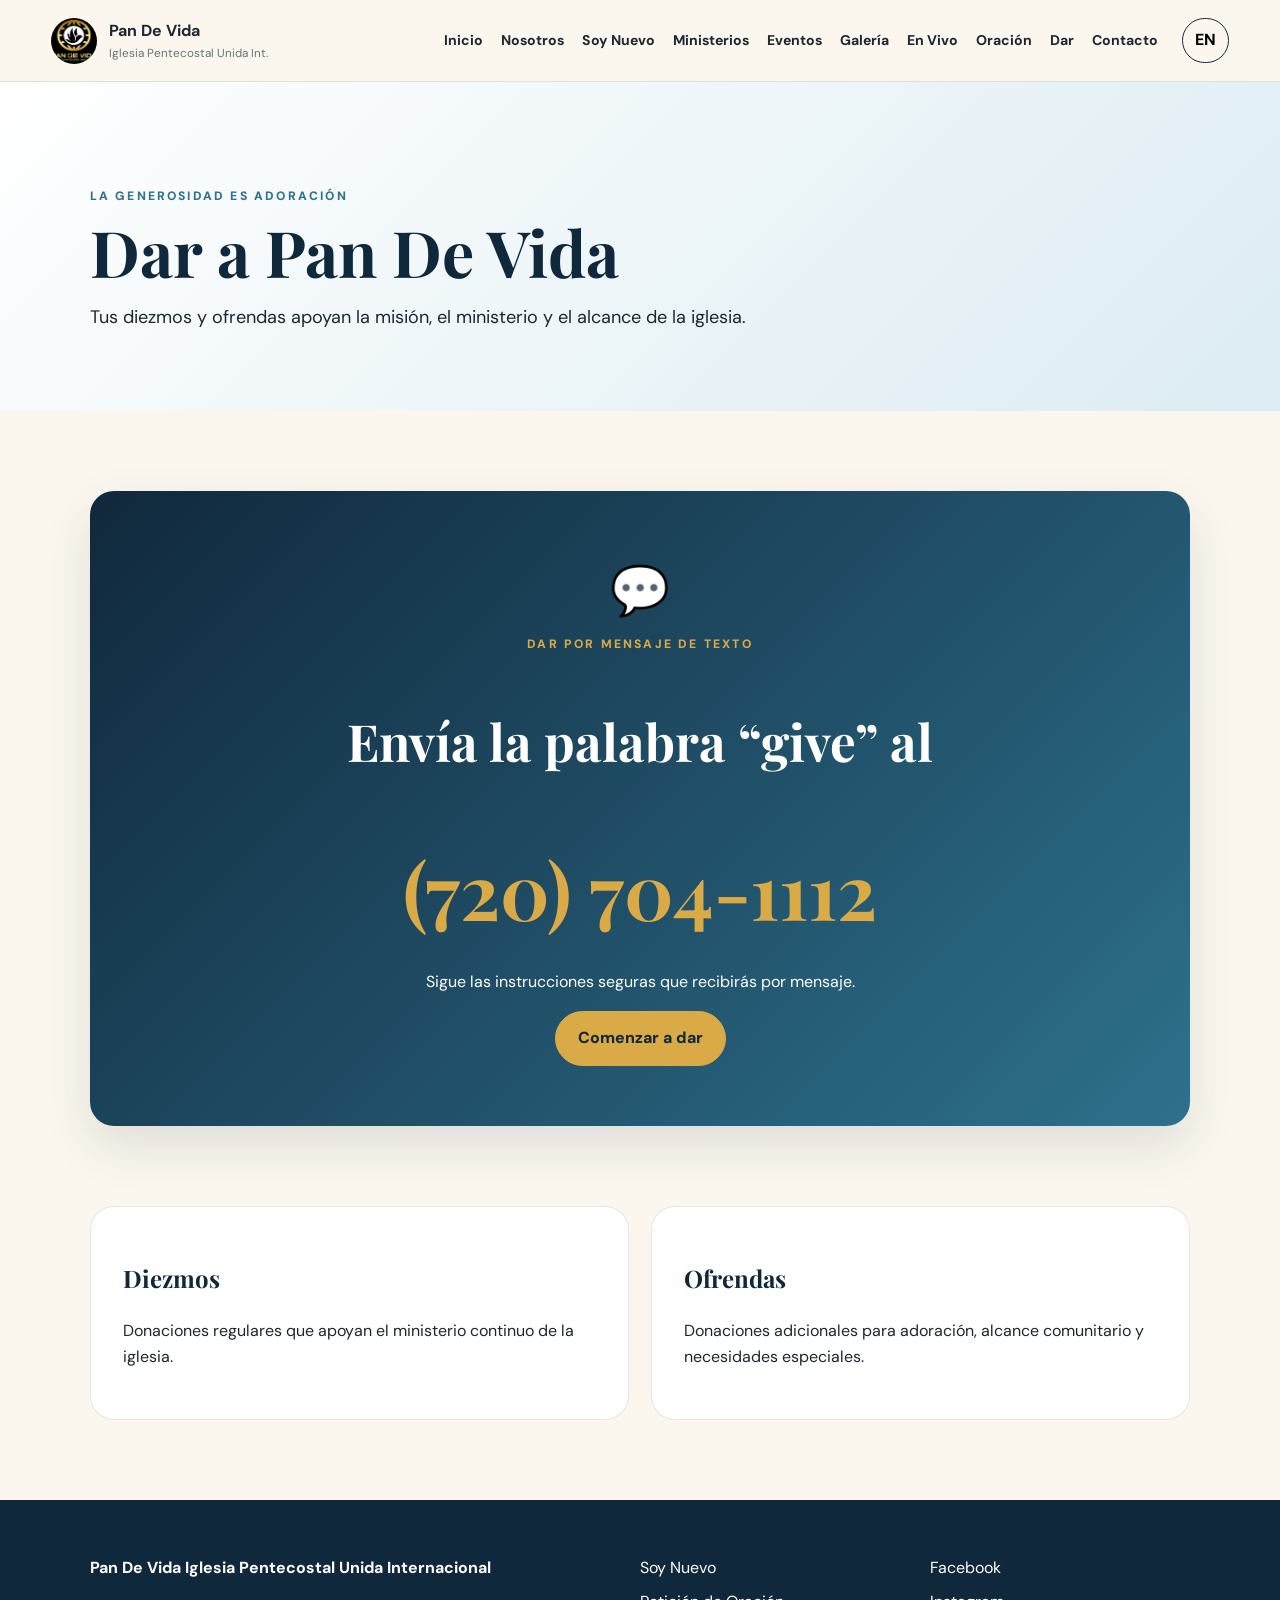
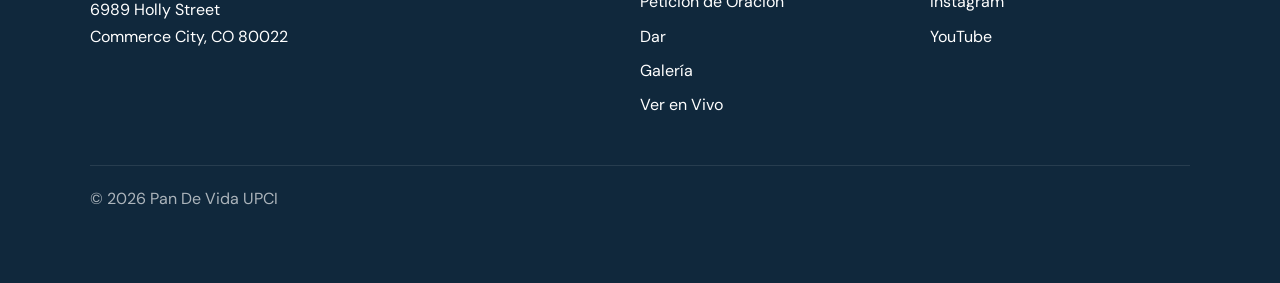
<file: giving.html>
<!doctype html>
<html lang="es">
<head>
  <meta charset="utf-8">
  <meta name="viewport" content="width=device-width, initial-scale=1">
  <meta name="theme-color" content="#10283c">
  <meta name="description" content="Give to Pan De Vida through text giving.">
  <title>Dar | Pan De Vida UPCI</title>
  <link rel="preconnect" href="https://fonts.googleapis.com">
  <link rel="preconnect" href="https://fonts.gstatic.com" crossorigin>
  <link href="https://fonts.googleapis.com/css2?family=DM+Sans:wght@400;500;600;700&family=Playfair+Display:wght@600;700&display=swap" rel="stylesheet">
  <link rel="stylesheet" href="styles.css">
  <script defer src="app.js"></script>
</head>
<body>
  <a class="skip-link" href="#main">Skip to content</a>
  <header class="site-header">
    <a class="brand" href="index.html" aria-label="Pan De Vida Home">
      <span class="brand-mark image-brand"><img src="logo.jpg" alt="Pan De Vida logo"></span>
      <span class="brand-copy">
        <strong>Pan De Vida</strong>
        <small>Iglesia Pentecostal Unida Int.</small>
      </span>
    </a>

    <button class="menu-btn" aria-label="Open menu" aria-expanded="false">☰</button>

    <nav class="site-nav" aria-label="Primary navigation">
      <a href="index.html" data-es="Inicio" data-en="Home">Inicio</a><a href="about.html" data-es="Nosotros" data-en="About">Nosotros</a><a href="new-here.html" data-es="Soy Nuevo" data-en="New Here">Soy Nuevo</a><a href="ministries.html" data-es="Ministerios" data-en="Ministries">Ministerios</a><a href="events.html" data-es="Eventos" data-en="Events">Eventos</a><a href="gallery.html" data-es="Galería" data-en="Gallery">Galería</a><a href="watch.html" data-es="En Vivo" data-en="Watch">En Vivo</a><a href="prayer.html" data-es="Oración" data-en="Prayer">Oración</a><a href="giving.html" data-es="Dar" data-en="Give">Dar</a><a href="contact.html" data-es="Contacto" data-en="Contact">Contacto</a>
    </nav>

    <button id="lang-toggle" class="lang-btn" type="button" aria-label="Switch language">EN</button>
  </header>

  <main id="main">
    
<section class="page-hero">
  <span class="eyebrow" data-es="La generosidad es adoración" data-en="Generosity is worship">La generosidad es adoración</span>
  <h1 data-es="Dar a Pan De Vida" data-en="Give to Pan De Vida">Dar a Pan De Vida</h1>
  <p data-es="Tus diezmos y ofrendas apoyan la misión, el ministerio y el alcance de la iglesia."
     data-en="Your tithes and offerings support the mission, ministry, and outreach of the church.">
    Tus diezmos y ofrendas apoyan la misión, el ministerio y el alcance de la iglesia.
  </p>
</section>

<section class="section">
  <div class="giving-box">
    <span class="icon-large">💬</span>
    <span class="eyebrow gold" data-es="Dar por mensaje de texto" data-en="Text to give">Dar por mensaje de texto</span>
    <h2 data-es='Envía la palabra “give” al' data-en='Text the word “give” to'>Envía la palabra “give” al</h2>
    <a class="giving-number" href="sms:+17207041112?body=give">(720) 704-1112</a>
    <p data-es="Sigue las instrucciones seguras que recibirás por mensaje."
       data-en="Follow the secure instructions you receive by text.">
      Sigue las instrucciones seguras que recibirás por mensaje.
    </p>
    <a class="btn gold-btn" href="sms:+17207041112?body=give" data-es="Comenzar a dar" data-en="Start giving">Comenzar a dar</a>
  </div>
</section>

<section class="section compact">
  <div class="card-grid two">
    <article class="content-card">
      <h2 data-es="Diezmos" data-en="Tithes">Diezmos</h2>
      <p data-es="Donaciones regulares que apoyan el ministerio continuo de la iglesia."
         data-en="Regular giving that supports the ongoing ministry of the church.">
        Donaciones regulares que apoyan el ministerio continuo de la iglesia.
      </p>
    </article>
    <article class="content-card">
      <h2 data-es="Ofrendas" data-en="Offerings">Ofrendas</h2>
      <p data-es="Donaciones adicionales para adoración, alcance comunitario y necesidades especiales."
         data-en="Additional gifts for worship, outreach, and special needs.">
        Donaciones adicionales para adoración, alcance comunitario y necesidades especiales.
      </p>
    </article>
  </div>
</section>

  </main>

  <footer class="site-footer">
    <div>
      <strong>Pan De Vida Iglesia Pentecostal Unida Internacional</strong>
      <p>6989 Holly Street<br>Commerce City, CO 80022</p>
    </div>
    <div class="footer-links">
      <a href="new-here.html" data-es="Soy Nuevo" data-en="New Here">Soy Nuevo</a>
      <a href="prayer.html" data-es="Petición de Oración" data-en="Prayer Request">Petición de Oración</a>
      <a href="giving.html" data-es="Dar" data-en="Give">Dar</a>
      <a href="gallery.html" data-es="Galería" data-en="Gallery">Galería</a><a href="watch.html" data-es="Ver en Vivo" data-en="Watch Live">Ver en Vivo</a>
    </div>
    <div class="footer-links">
      <a href="https://www.facebook.com/PanDeVidaIglesiaPentecostalUnida/" target="_blank" rel="noopener">Facebook</a>
      <a href="https://www.instagram.com/pandevidaupci/" target="_blank" rel="noopener">Instagram</a>
      <a href="https://www.youtube.com/@pdvradioint" target="_blank" rel="noopener">YouTube</a>
    </div>
    <p class="copyright">© <span id="year"></span> Pan De Vida UPCI</p>
  </footer>
</body>
</html>
</file>
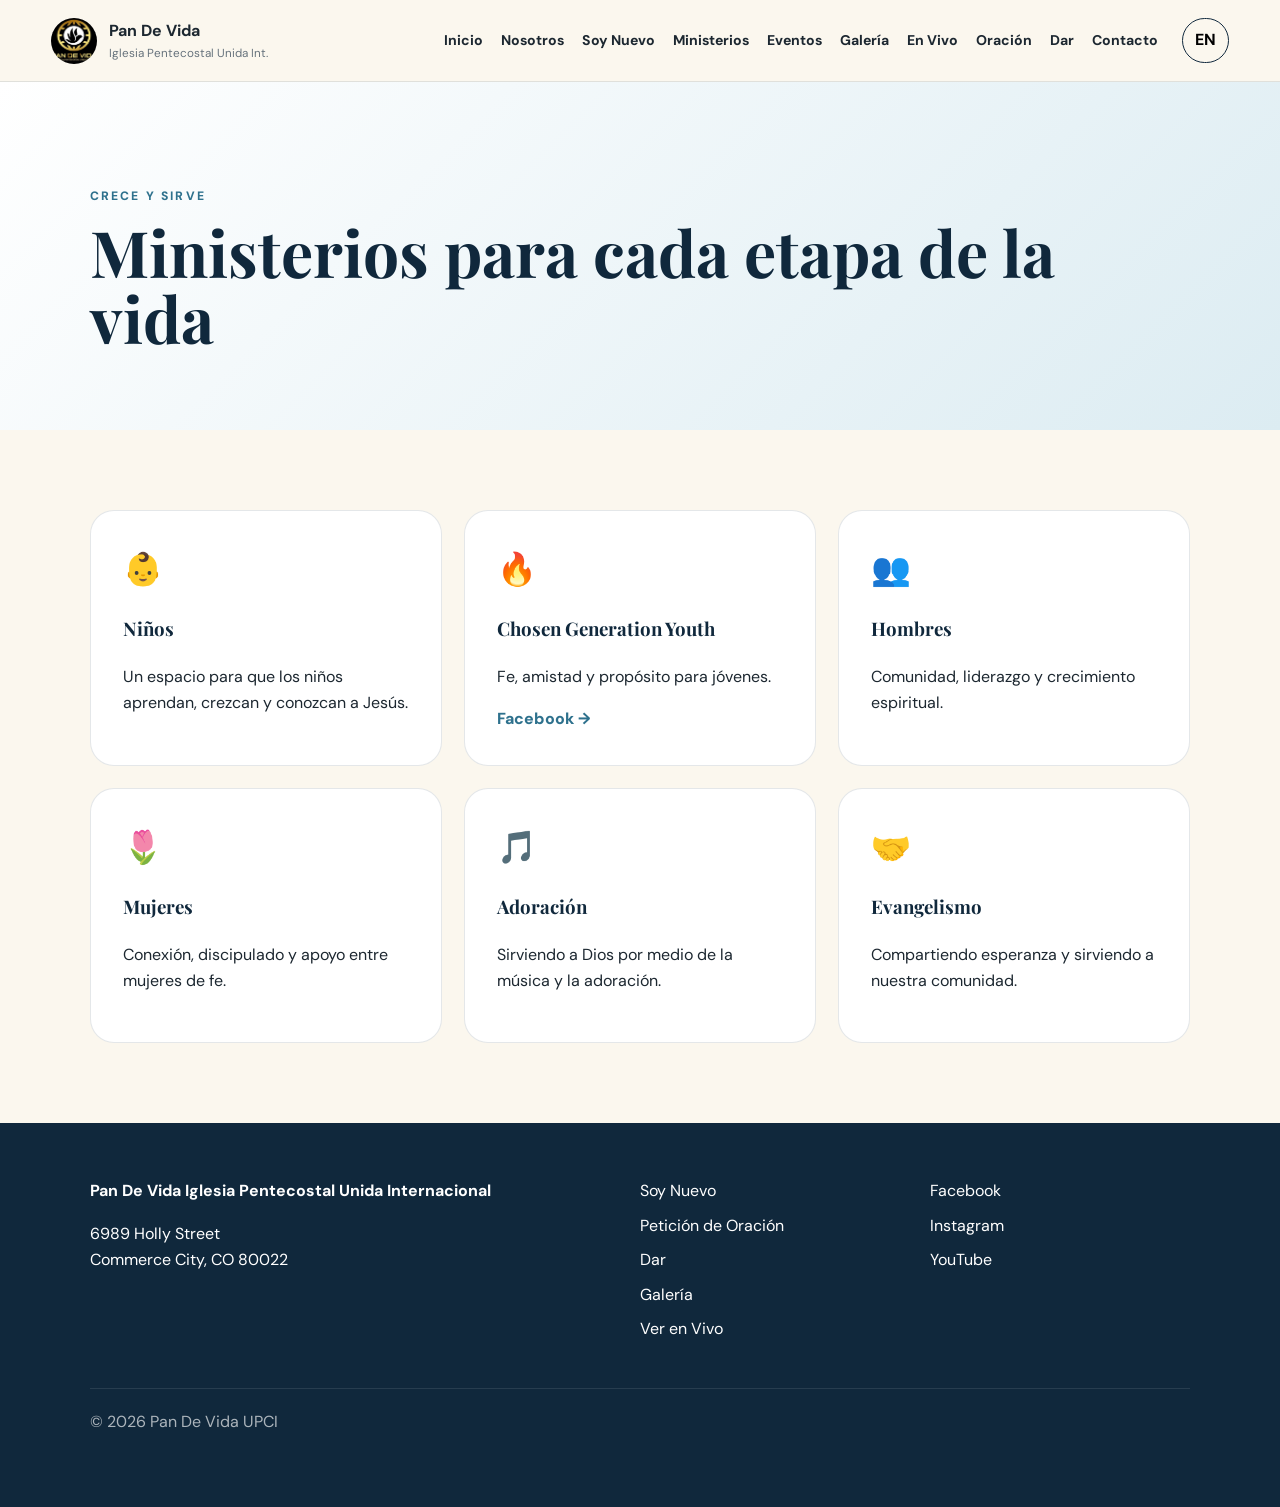
<file: ministries.html>
<!doctype html>
<html lang="es">
<head>
  <meta charset="utf-8">
  <meta name="viewport" content="width=device-width, initial-scale=1">
  <meta name="theme-color" content="#10283c">
  <meta name="description" content="Ministries at Pan De Vida UPCI.">
  <title>Ministerios | Pan De Vida UPCI</title>
  <link rel="preconnect" href="https://fonts.googleapis.com">
  <link rel="preconnect" href="https://fonts.gstatic.com" crossorigin>
  <link href="https://fonts.googleapis.com/css2?family=DM+Sans:wght@400;500;600;700&family=Playfair+Display:wght@600;700&display=swap" rel="stylesheet">
  <link rel="stylesheet" href="styles.css">
  <script defer src="app.js"></script>
</head>
<body>
  <a class="skip-link" href="#main">Skip to content</a>
  <header class="site-header">
    <a class="brand" href="index.html" aria-label="Pan De Vida Home">
      <span class="brand-mark image-brand"><img src="logo.jpg" alt="Pan De Vida logo"></span>
      <span class="brand-copy">
        <strong>Pan De Vida</strong>
        <small>Iglesia Pentecostal Unida Int.</small>
      </span>
    </a>

    <button class="menu-btn" aria-label="Open menu" aria-expanded="false">☰</button>

    <nav class="site-nav" aria-label="Primary navigation">
      <a href="index.html" data-es="Inicio" data-en="Home">Inicio</a><a href="about.html" data-es="Nosotros" data-en="About">Nosotros</a><a href="new-here.html" data-es="Soy Nuevo" data-en="New Here">Soy Nuevo</a><a href="ministries.html" data-es="Ministerios" data-en="Ministries">Ministerios</a><a href="events.html" data-es="Eventos" data-en="Events">Eventos</a><a href="gallery.html" data-es="Galería" data-en="Gallery">Galería</a><a href="watch.html" data-es="En Vivo" data-en="Watch">En Vivo</a><a href="prayer.html" data-es="Oración" data-en="Prayer">Oración</a><a href="giving.html" data-es="Dar" data-en="Give">Dar</a><a href="contact.html" data-es="Contacto" data-en="Contact">Contacto</a>
    </nav>

    <button id="lang-toggle" class="lang-btn" type="button" aria-label="Switch language">EN</button>
  </header>

  <main id="main">
    
<section class="page-hero">
  <span class="eyebrow" data-es="Crece y sirve" data-en="Grow and serve">Crece y sirve</span>
  <h1 data-es="Ministerios para cada etapa de la vida" data-en="Ministries for every stage of life">Ministerios para cada etapa de la vida</h1>
</section>

<section class="section">
  <div class="card-grid three">
    <article class="ministry-card"><span>👶</span><h3 data-es="Niños" data-en="Children">Niños</h3><p data-es="Un espacio para que los niños aprendan, crezcan y conozcan a Jesús." data-en="A place for children to learn, grow, and know Jesus.">Un espacio para que los niños aprendan, crezcan y conozcan a Jesús.</p></article>
    <article class="ministry-card"><span>🔥</span><h3 data-es="Chosen Generation Youth" data-en="Chosen Generation Youth">Chosen Generation Youth</h3><p data-es="Fe, amistad y propósito para jóvenes." data-en="Faith, friendship, and purpose for young people.">Fe, amistad y propósito para jóvenes.</p><a class="text-link" href="https://www.facebook.com/100067335023482/" target="_blank" rel="noopener">Facebook →</a></article>
    <article class="ministry-card"><span>👥</span><h3 data-es="Hombres" data-en="Men">Hombres</h3><p data-es="Comunidad, liderazgo y crecimiento espiritual." data-en="Community, leadership, and spiritual growth.">Comunidad, liderazgo y crecimiento espiritual.</p></article>
    <article class="ministry-card"><span>🌷</span><h3 data-es="Mujeres" data-en="Women">Mujeres</h3><p data-es="Conexión, discipulado y apoyo entre mujeres de fe." data-en="Connection, discipleship, and support among women of faith.">Conexión, discipulado y apoyo entre mujeres de fe.</p></article>
    <article class="ministry-card"><span>🎵</span><h3 data-es="Adoración" data-en="Worship">Adoración</h3><p data-es="Sirviendo a Dios por medio de la música y la adoración." data-en="Serving God through music and worship.">Sirviendo a Dios por medio de la música y la adoración.</p></article>
    <article class="ministry-card"><span>🤝</span><h3 data-es="Evangelismo" data-en="Outreach">Evangelismo</h3><p data-es="Compartiendo esperanza y sirviendo a nuestra comunidad." data-en="Sharing hope and serving our community.">Compartiendo esperanza y sirviendo a nuestra comunidad.</p></article>
  </div>
</section>

  </main>

  <footer class="site-footer">
    <div>
      <strong>Pan De Vida Iglesia Pentecostal Unida Internacional</strong>
      <p>6989 Holly Street<br>Commerce City, CO 80022</p>
    </div>
    <div class="footer-links">
      <a href="new-here.html" data-es="Soy Nuevo" data-en="New Here">Soy Nuevo</a>
      <a href="prayer.html" data-es="Petición de Oración" data-en="Prayer Request">Petición de Oración</a>
      <a href="giving.html" data-es="Dar" data-en="Give">Dar</a>
      <a href="gallery.html" data-es="Galería" data-en="Gallery">Galería</a><a href="watch.html" data-es="Ver en Vivo" data-en="Watch Live">Ver en Vivo</a>
    </div>
    <div class="footer-links">
      <a href="https://www.facebook.com/PanDeVidaIglesiaPentecostalUnida/" target="_blank" rel="noopener">Facebook</a>
      <a href="https://www.instagram.com/pandevidaupci/" target="_blank" rel="noopener">Instagram</a>
      <a href="https://www.youtube.com/@pdvradioint" target="_blank" rel="noopener">YouTube</a>
    </div>
    <p class="copyright">© <span id="year"></span> Pan De Vida UPCI</p>
  </footer>
</body>
</html>
</file>
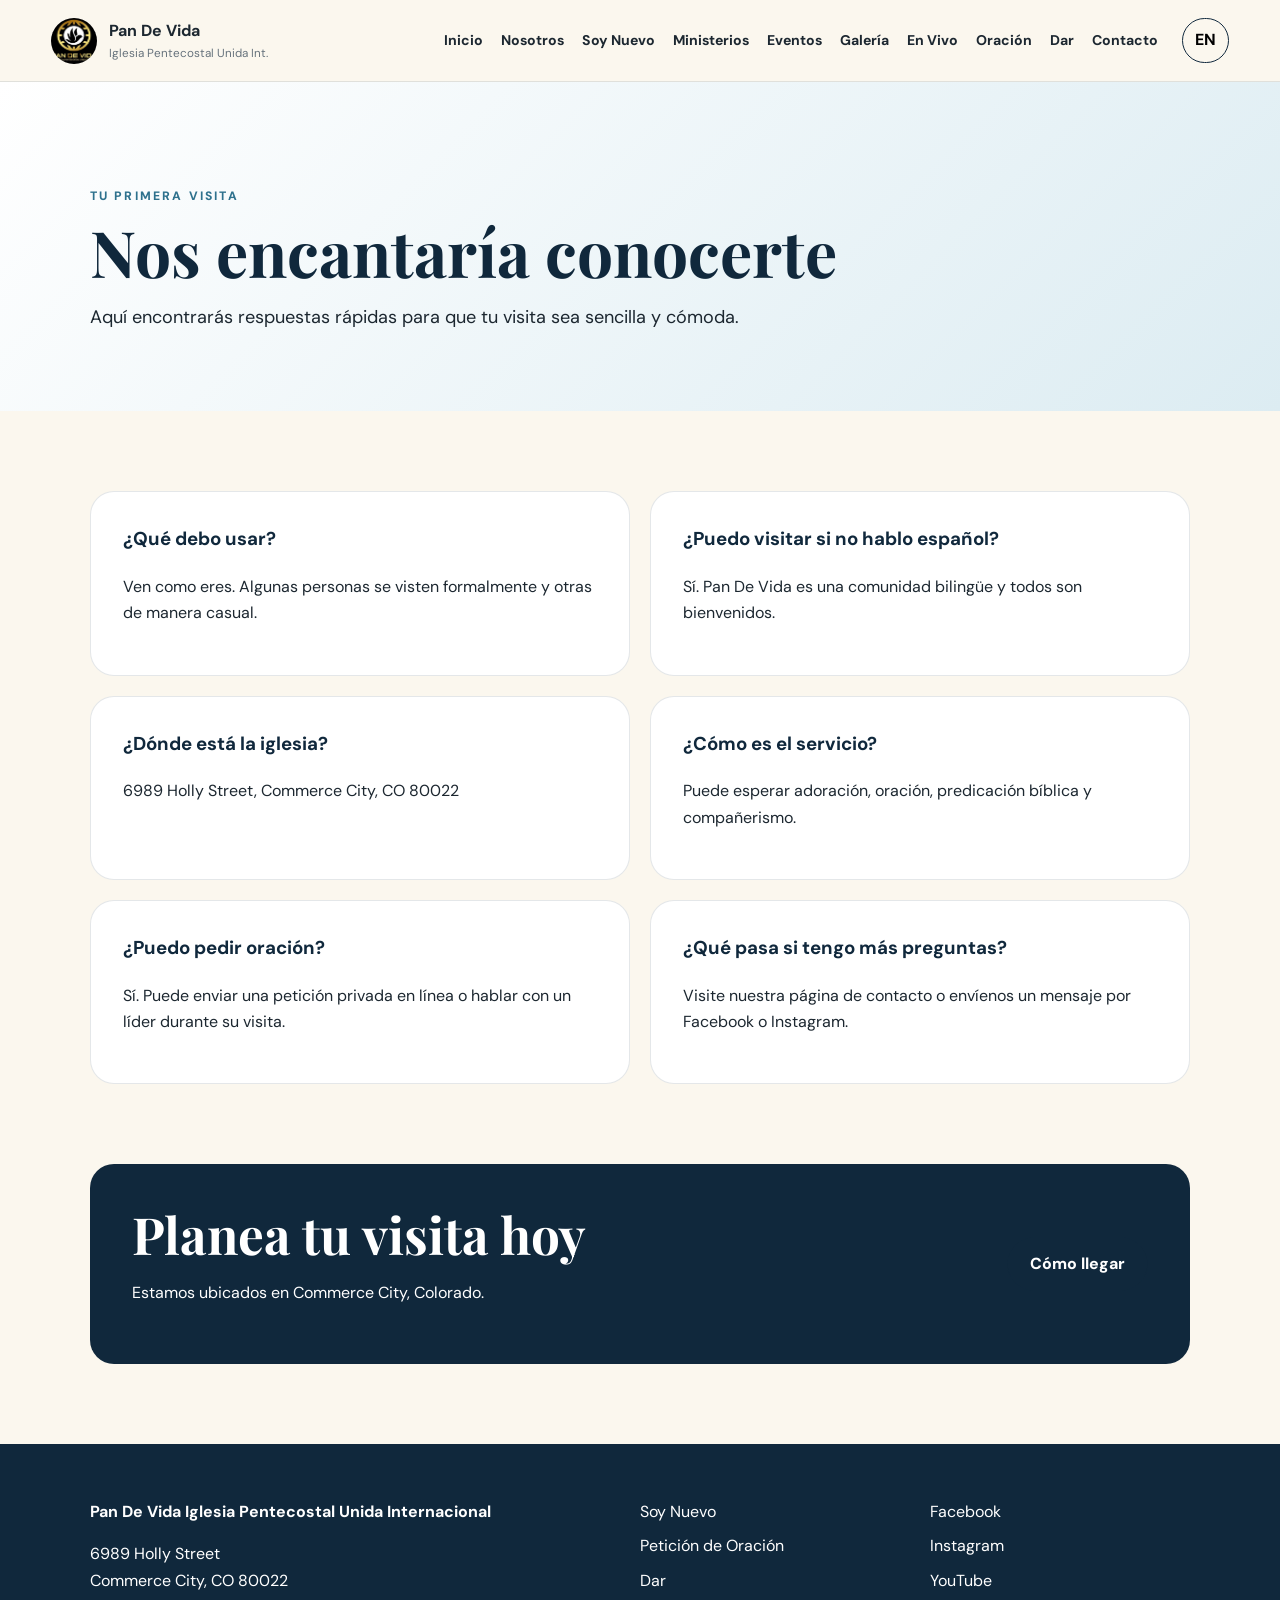
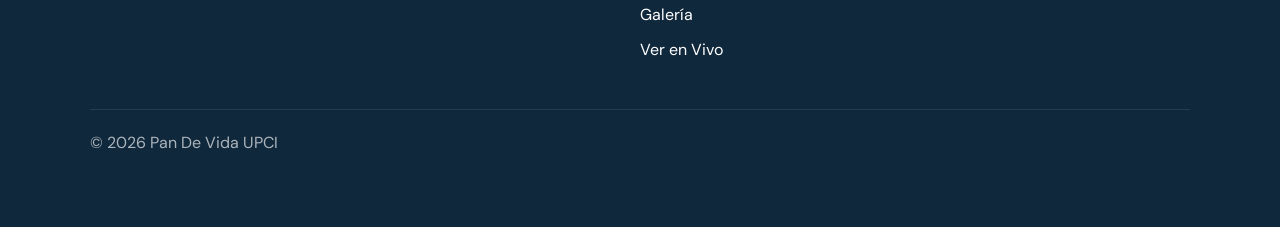
<file: new-here.html>
<!doctype html>
<html lang="es">
<head>
  <meta charset="utf-8">
  <meta name="viewport" content="width=device-width, initial-scale=1">
  <meta name="theme-color" content="#10283c">
  <meta name="description" content="Plan your first visit to Pan De Vida in Commerce City.">
  <title>Soy Nuevo | Pan De Vida UPCI</title>
  <link rel="preconnect" href="https://fonts.googleapis.com">
  <link rel="preconnect" href="https://fonts.gstatic.com" crossorigin>
  <link href="https://fonts.googleapis.com/css2?family=DM+Sans:wght@400;500;600;700&family=Playfair+Display:wght@600;700&display=swap" rel="stylesheet">
  <link rel="stylesheet" href="styles.css">
  <script defer src="app.js"></script>
</head>
<body>
  <a class="skip-link" href="#main">Skip to content</a>
  <header class="site-header">
    <a class="brand" href="index.html" aria-label="Pan De Vida Home">
      <span class="brand-mark image-brand"><img src="logo.jpg" alt="Pan De Vida logo"></span>
      <span class="brand-copy">
        <strong>Pan De Vida</strong>
        <small>Iglesia Pentecostal Unida Int.</small>
      </span>
    </a>

    <button class="menu-btn" aria-label="Open menu" aria-expanded="false">☰</button>

    <nav class="site-nav" aria-label="Primary navigation">
      <a href="index.html" data-es="Inicio" data-en="Home">Inicio</a><a href="about.html" data-es="Nosotros" data-en="About">Nosotros</a><a href="new-here.html" data-es="Soy Nuevo" data-en="New Here">Soy Nuevo</a><a href="ministries.html" data-es="Ministerios" data-en="Ministries">Ministerios</a><a href="events.html" data-es="Eventos" data-en="Events">Eventos</a><a href="gallery.html" data-es="Galería" data-en="Gallery">Galería</a><a href="watch.html" data-es="En Vivo" data-en="Watch">En Vivo</a><a href="prayer.html" data-es="Oración" data-en="Prayer">Oración</a><a href="giving.html" data-es="Dar" data-en="Give">Dar</a><a href="contact.html" data-es="Contacto" data-en="Contact">Contacto</a>
    </nav>

    <button id="lang-toggle" class="lang-btn" type="button" aria-label="Switch language">EN</button>
  </header>

  <main id="main">
    
<section class="page-hero">
  <span class="eyebrow" data-es="Tu primera visita" data-en="Your first visit">Tu primera visita</span>
  <h1 data-es="Nos encantaría conocerte" data-en="We would love to meet you">Nos encantaría conocerte</h1>
  <p data-es="Aquí encontrarás respuestas rápidas para que tu visita sea sencilla y cómoda."
     data-en="Here are quick answers to make your first visit easy and comfortable.">
    Aquí encontrarás respuestas rápidas para que tu visita sea sencilla y cómoda.
  </p>
</section>

<section class="section">
  <div class="faq-grid">
    <article class="faq-card">
      <h3 data-es="¿Qué debo usar?" data-en="What should I wear?">¿Qué debo usar?</h3>
      <p data-es="Ven como eres. Algunas personas se visten formalmente y otras de manera casual."
         data-en="Come as you are. Some people dress formally, while others dress casually.">
        Ven como eres. Algunas personas se visten formalmente y otras de manera casual.
      </p>
    </article>
    <article class="faq-card">
      <h3 data-es="¿Puedo visitar si no hablo español?" data-en="Can I visit if I do not speak Spanish?">¿Puedo visitar si no hablo español?</h3>
      <p data-es="Sí. Pan De Vida es una comunidad bilingüe y todos son bienvenidos."
         data-en="Yes. Pan De Vida is a bilingual community, and everyone is welcome.">
        Sí. Pan De Vida es una comunidad bilingüe y todos son bienvenidos.
      </p>
    </article>
    <article class="faq-card">
      <h3 data-es="¿Dónde está la iglesia?" data-en="Where is the church?">¿Dónde está la iglesia?</h3>
      <p>6989 Holly Street, Commerce City, CO 80022</p>
    </article>
    <article class="faq-card">
      <h3 data-es="¿Cómo es el servicio?" data-en="What is the service like?">¿Cómo es el servicio?</h3>
      <p data-es="Puede esperar adoración, oración, predicación bíblica y compañerismo."
         data-en="You can expect worship, prayer, biblical preaching, and fellowship.">
        Puede esperar adoración, oración, predicación bíblica y compañerismo.
      </p>
    </article>
    <article class="faq-card">
      <h3 data-es="¿Puedo pedir oración?" data-en="Can I request prayer?">¿Puedo pedir oración?</h3>
      <p data-es="Sí. Puede enviar una petición privada en línea o hablar con un líder durante su visita."
         data-en="Yes. You can submit a private request online or speak with a leader during your visit.">
        Sí. Puede enviar una petición privada en línea o hablar con un líder durante su visita.
      </p>
    </article>
    <article class="faq-card">
      <h3 data-es="¿Qué pasa si tengo más preguntas?" data-en="What if I have more questions?">¿Qué pasa si tengo más preguntas?</h3>
      <p data-es="Visite nuestra página de contacto o envíenos un mensaje por Facebook o Instagram."
         data-en="Visit our contact page or message us through Facebook or Instagram.">
        Visite nuestra página de contacto o envíenos un mensaje por Facebook o Instagram.
      </p>
    </article>
  </div>
</section>

<section class="cta-band">
  <div>
    <h2 data-es="Planea tu visita hoy" data-en="Plan your visit today">Planea tu visita hoy</h2>
    <p data-es="Estamos ubicados en Commerce City, Colorado." data-en="We are located in Commerce City, Colorado.">Estamos ubicados en Commerce City, Colorado.</p>
  </div>
  <a class="btn primary" href="https://www.google.com/maps/search/?api=1&query=6989+Holly+Street+Commerce+City+CO+80022" target="_blank" rel="noopener" data-es="Cómo llegar" data-en="Get directions">Cómo llegar</a>
</section>

  </main>

  <footer class="site-footer">
    <div>
      <strong>Pan De Vida Iglesia Pentecostal Unida Internacional</strong>
      <p>6989 Holly Street<br>Commerce City, CO 80022</p>
    </div>
    <div class="footer-links">
      <a href="new-here.html" data-es="Soy Nuevo" data-en="New Here">Soy Nuevo</a>
      <a href="prayer.html" data-es="Petición de Oración" data-en="Prayer Request">Petición de Oración</a>
      <a href="giving.html" data-es="Dar" data-en="Give">Dar</a>
      <a href="gallery.html" data-es="Galería" data-en="Gallery">Galería</a><a href="watch.html" data-es="Ver en Vivo" data-en="Watch Live">Ver en Vivo</a>
    </div>
    <div class="footer-links">
      <a href="https://www.facebook.com/PanDeVidaIglesiaPentecostalUnida/" target="_blank" rel="noopener">Facebook</a>
      <a href="https://www.instagram.com/pandevidaupci/" target="_blank" rel="noopener">Instagram</a>
      <a href="https://www.youtube.com/@pdvradioint" target="_blank" rel="noopener">YouTube</a>
    </div>
    <p class="copyright">© <span id="year"></span> Pan De Vida UPCI</p>
  </footer>
</body>
</html>
</file>
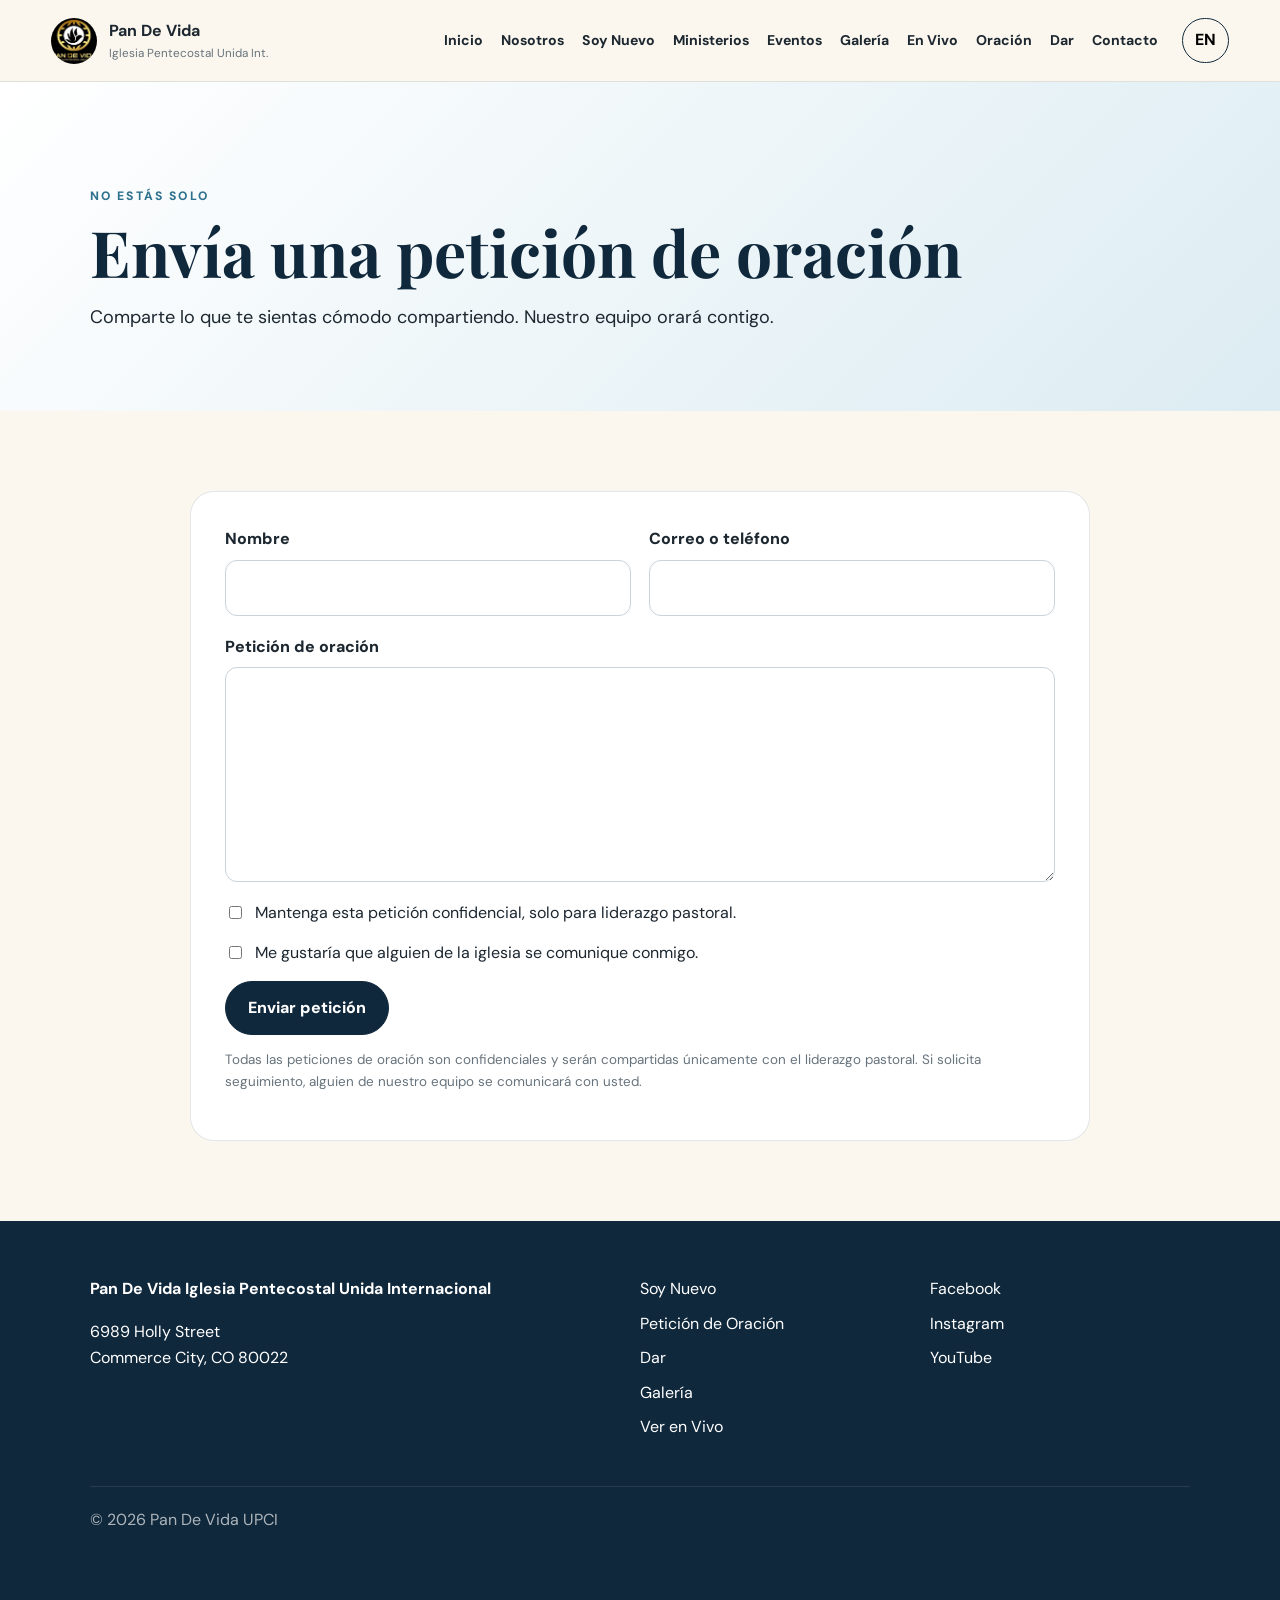
<file: prayer.html>
<!doctype html>
<html lang="es">
<head>
  <meta charset="utf-8">
  <meta name="viewport" content="width=device-width, initial-scale=1">
  <meta name="theme-color" content="#10283c">
  <meta name="description" content="Submit a prayer request to Pan De Vida.">
  <title>Oración | Pan De Vida UPCI</title>
  <link rel="preconnect" href="https://fonts.googleapis.com">
  <link rel="preconnect" href="https://fonts.gstatic.com" crossorigin>
  <link href="https://fonts.googleapis.com/css2?family=DM+Sans:wght@400;500;600;700&family=Playfair+Display:wght@600;700&display=swap" rel="stylesheet">
  <link rel="stylesheet" href="styles.css">
  <script defer src="app.js"></script>
</head>
<body>
  <a class="skip-link" href="#main">Skip to content</a>
  <header class="site-header">
    <a class="brand" href="index.html" aria-label="Pan De Vida Home">
      <span class="brand-mark image-brand"><img src="logo.jpg" alt="Pan De Vida logo"></span>
      <span class="brand-copy">
        <strong>Pan De Vida</strong>
        <small>Iglesia Pentecostal Unida Int.</small>
      </span>
    </a>

    <button class="menu-btn" aria-label="Open menu" aria-expanded="false">☰</button>

    <nav class="site-nav" aria-label="Primary navigation">
      <a href="index.html" data-es="Inicio" data-en="Home">Inicio</a><a href="about.html" data-es="Nosotros" data-en="About">Nosotros</a><a href="new-here.html" data-es="Soy Nuevo" data-en="New Here">Soy Nuevo</a><a href="ministries.html" data-es="Ministerios" data-en="Ministries">Ministerios</a><a href="events.html" data-es="Eventos" data-en="Events">Eventos</a><a href="gallery.html" data-es="Galería" data-en="Gallery">Galería</a><a href="watch.html" data-es="En Vivo" data-en="Watch">En Vivo</a><a href="prayer.html" data-es="Oración" data-en="Prayer">Oración</a><a href="giving.html" data-es="Dar" data-en="Give">Dar</a><a href="contact.html" data-es="Contacto" data-en="Contact">Contacto</a>
    </nav>

    <button id="lang-toggle" class="lang-btn" type="button" aria-label="Switch language">EN</button>
  </header>

  <main id="main">
    
<section class="page-hero">
  <span class="eyebrow" data-es="No estás solo" data-en="You are not alone">No estás solo</span>
  <h1 data-es="Envía una petición de oración" data-en="Submit a prayer request">Envía una petición de oración</h1>
  <p data-es="Comparte lo que te sientas cómodo compartiendo. Nuestro equipo orará contigo."
     data-en="Share as much or as little as you are comfortable sharing. Our team will pray with you.">
    Comparte lo que te sientas cómodo compartiendo. Nuestro equipo orará contigo.
  </p>
</section>

<section class="section">
  <form class="form-card" action="https://formsubmit.co/landereyes@yahoo.com" method="POST">
    <input type="hidden" name="_subject" value="New Prayer Request from Pan De Vida Website">
    <input type="hidden" name="_next" value="thanks.html">
    <input type="hidden" name="_captcha" value="false">
    <div class="form-grid">
      <label>
        <span data-es="Nombre" data-en="Name">Nombre</span>
        <input name="name" autocomplete="name">
      </label>
      <label>
        <span data-es="Correo o teléfono" data-en="Email or phone">Correo o teléfono</span>
        <input name="contact">
      </label>
    </div>
    <label>
      <span data-es="Petición de oración" data-en="Prayer request">Petición de oración</span>
      <textarea name="prayer_request" rows="7" required></textarea>
    </label>
    <label class="check-row">
      <input type="checkbox" name="confidential" value="yes">
      <span data-es="Mantenga esta petición confidencial, solo para liderazgo pastoral."
            data-en="Keep this request confidential for pastoral leadership only.">
        Mantenga esta petición confidencial, solo para liderazgo pastoral.
      </span>
    </label>
    <label class="check-row">
      <input type="checkbox" name="follow_up" value="yes">
      <span data-es="Me gustaría que alguien de la iglesia se comunique conmigo."
            data-en="I would like someone from the church to contact me.">
        Me gustaría que alguien de la iglesia se comunique conmigo.
      </span>
    </label>
    <button class="btn primary" type="submit" data-es="Enviar petición" data-en="Send request">Enviar petición</button>
    <p class="form-note"
       data-es="Todas las peticiones de oración son confidenciales y serán compartidas únicamente con el liderazgo pastoral. Si solicita seguimiento, alguien de nuestro equipo se comunicará con usted."
       data-en="All prayer requests are confidential and are shared only with pastoral leadership. If you request follow-up, someone from our team will contact you.">
       Todas las peticiones de oración son confidenciales y serán compartidas únicamente con el liderazgo pastoral.
    </p>
  </form>
</section>

  </main>

  <footer class="site-footer">
    <div>
      <strong>Pan De Vida Iglesia Pentecostal Unida Internacional</strong>
      <p>6989 Holly Street<br>Commerce City, CO 80022</p>
    </div>
    <div class="footer-links">
      <a href="new-here.html" data-es="Soy Nuevo" data-en="New Here">Soy Nuevo</a>
      <a href="prayer.html" data-es="Petición de Oración" data-en="Prayer Request">Petición de Oración</a>
      <a href="giving.html" data-es="Dar" data-en="Give">Dar</a>
      <a href="gallery.html" data-es="Galería" data-en="Gallery">Galería</a><a href="watch.html" data-es="Ver en Vivo" data-en="Watch Live">Ver en Vivo</a>
    </div>
    <div class="footer-links">
      <a href="https://www.facebook.com/PanDeVidaIglesiaPentecostalUnida/" target="_blank" rel="noopener">Facebook</a>
      <a href="https://www.instagram.com/pandevidaupci/" target="_blank" rel="noopener">Instagram</a>
      <a href="https://www.youtube.com/@pdvradioint" target="_blank" rel="noopener">YouTube</a>
    </div>
    <p class="copyright">© <span id="year"></span> Pan De Vida UPCI</p>
  </footer>
</body>
</html>
</file>
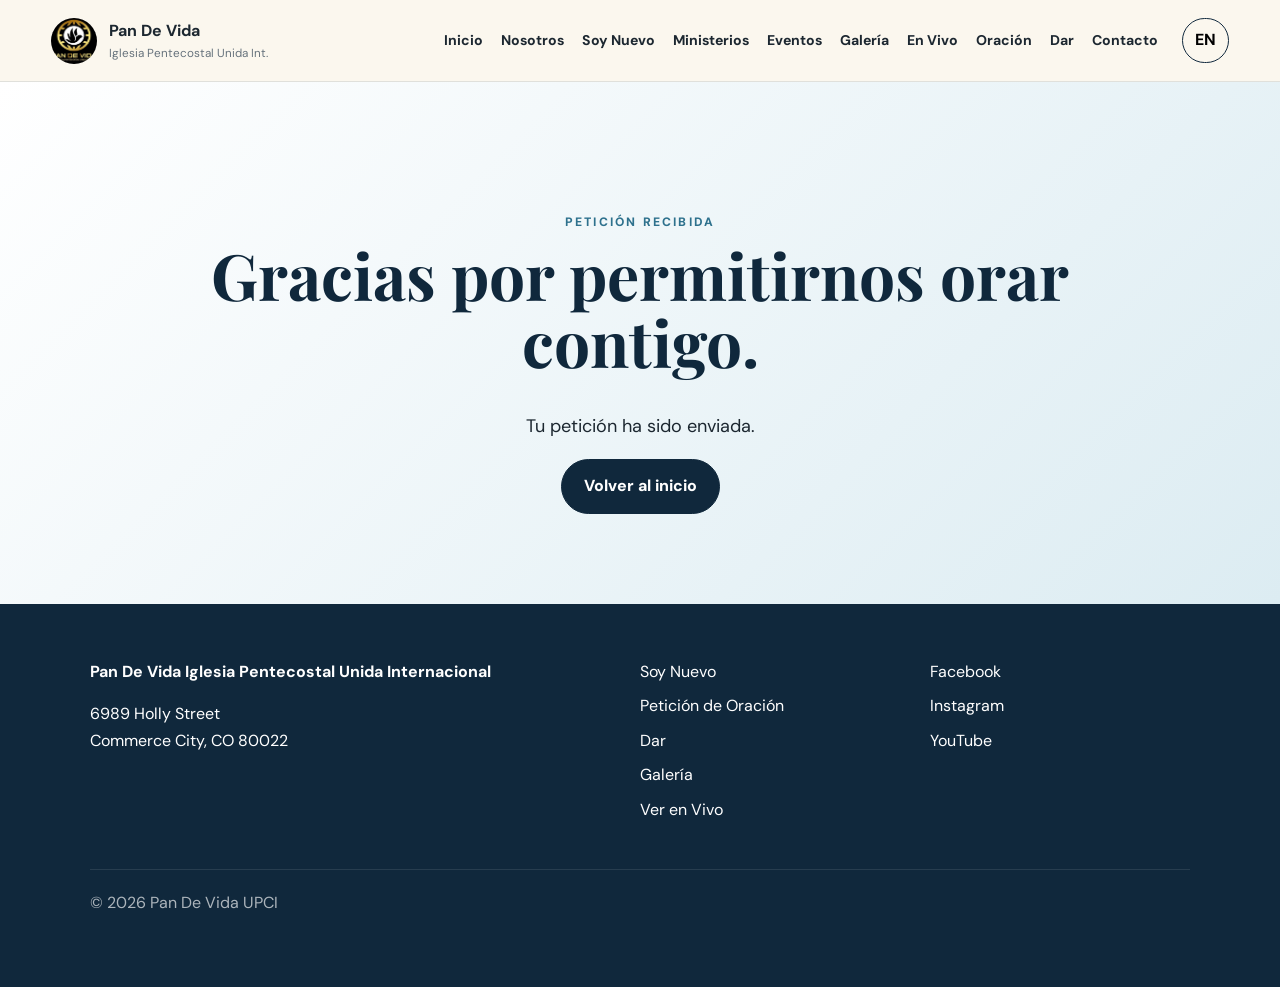
<file: thanks.html>
<!doctype html>
<html lang="es">
<head>
  <meta charset="utf-8">
  <meta name="viewport" content="width=device-width, initial-scale=1">
  <meta name="theme-color" content="#10283c">
  <meta name="description" content="Prayer request confirmation.">
  <title>Gracias | Pan De Vida UPCI</title>
  <link rel="preconnect" href="https://fonts.googleapis.com">
  <link rel="preconnect" href="https://fonts.gstatic.com" crossorigin>
  <link href="https://fonts.googleapis.com/css2?family=DM+Sans:wght@400;500;600;700&family=Playfair+Display:wght@600;700&display=swap" rel="stylesheet">
  <link rel="stylesheet" href="styles.css">
  <script defer src="app.js"></script>
</head>
<body>
  <a class="skip-link" href="#main">Skip to content</a>
  <header class="site-header">
    <a class="brand" href="index.html" aria-label="Pan De Vida Home">
      <span class="brand-mark image-brand"><img src="logo.jpg" alt="Pan De Vida logo"></span>
      <span class="brand-copy">
        <strong>Pan De Vida</strong>
        <small>Iglesia Pentecostal Unida Int.</small>
      </span>
    </a>

    <button class="menu-btn" aria-label="Open menu" aria-expanded="false">☰</button>

    <nav class="site-nav" aria-label="Primary navigation">
      <a href="index.html" data-es="Inicio" data-en="Home">Inicio</a><a href="about.html" data-es="Nosotros" data-en="About">Nosotros</a><a href="new-here.html" data-es="Soy Nuevo" data-en="New Here">Soy Nuevo</a><a href="ministries.html" data-es="Ministerios" data-en="Ministries">Ministerios</a><a href="events.html" data-es="Eventos" data-en="Events">Eventos</a><a href="gallery.html" data-es="Galería" data-en="Gallery">Galería</a><a href="watch.html" data-es="En Vivo" data-en="Watch">En Vivo</a><a href="prayer.html" data-es="Oración" data-en="Prayer">Oración</a><a href="giving.html" data-es="Dar" data-en="Give">Dar</a><a href="contact.html" data-es="Contacto" data-en="Contact">Contacto</a>
    </nav>

    <button id="lang-toggle" class="lang-btn" type="button" aria-label="Switch language">EN</button>
  </header>

  <main id="main">
    
<section class="page-hero centered">
  <span class="eyebrow" data-es="Petición recibida" data-en="Request received">Petición recibida</span>
  <h1 data-es="Gracias por permitirnos orar contigo." data-en="Thank you for allowing us to pray with you.">Gracias por permitirnos orar contigo.</h1>
  <p data-es="Tu petición ha sido enviada." data-en="Your request has been submitted.">Tu petición ha sido enviada.</p>
  <a class="btn primary" href="index.html" data-es="Volver al inicio" data-en="Return home">Volver al inicio</a>
</section>

  </main>

  <footer class="site-footer">
    <div>
      <strong>Pan De Vida Iglesia Pentecostal Unida Internacional</strong>
      <p>6989 Holly Street<br>Commerce City, CO 80022</p>
    </div>
    <div class="footer-links">
      <a href="new-here.html" data-es="Soy Nuevo" data-en="New Here">Soy Nuevo</a>
      <a href="prayer.html" data-es="Petición de Oración" data-en="Prayer Request">Petición de Oración</a>
      <a href="giving.html" data-es="Dar" data-en="Give">Dar</a>
      <a href="gallery.html" data-es="Galería" data-en="Gallery">Galería</a><a href="watch.html" data-es="Ver en Vivo" data-en="Watch Live">Ver en Vivo</a>
    </div>
    <div class="footer-links">
      <a href="https://www.facebook.com/PanDeVidaIglesiaPentecostalUnida/" target="_blank" rel="noopener">Facebook</a>
      <a href="https://www.instagram.com/pandevidaupci/" target="_blank" rel="noopener">Instagram</a>
      <a href="https://www.youtube.com/@pdvradioint" target="_blank" rel="noopener">YouTube</a>
    </div>
    <p class="copyright">© <span id="year"></span> Pan De Vida UPCI</p>
  </footer>
</body>
</html>
</file>
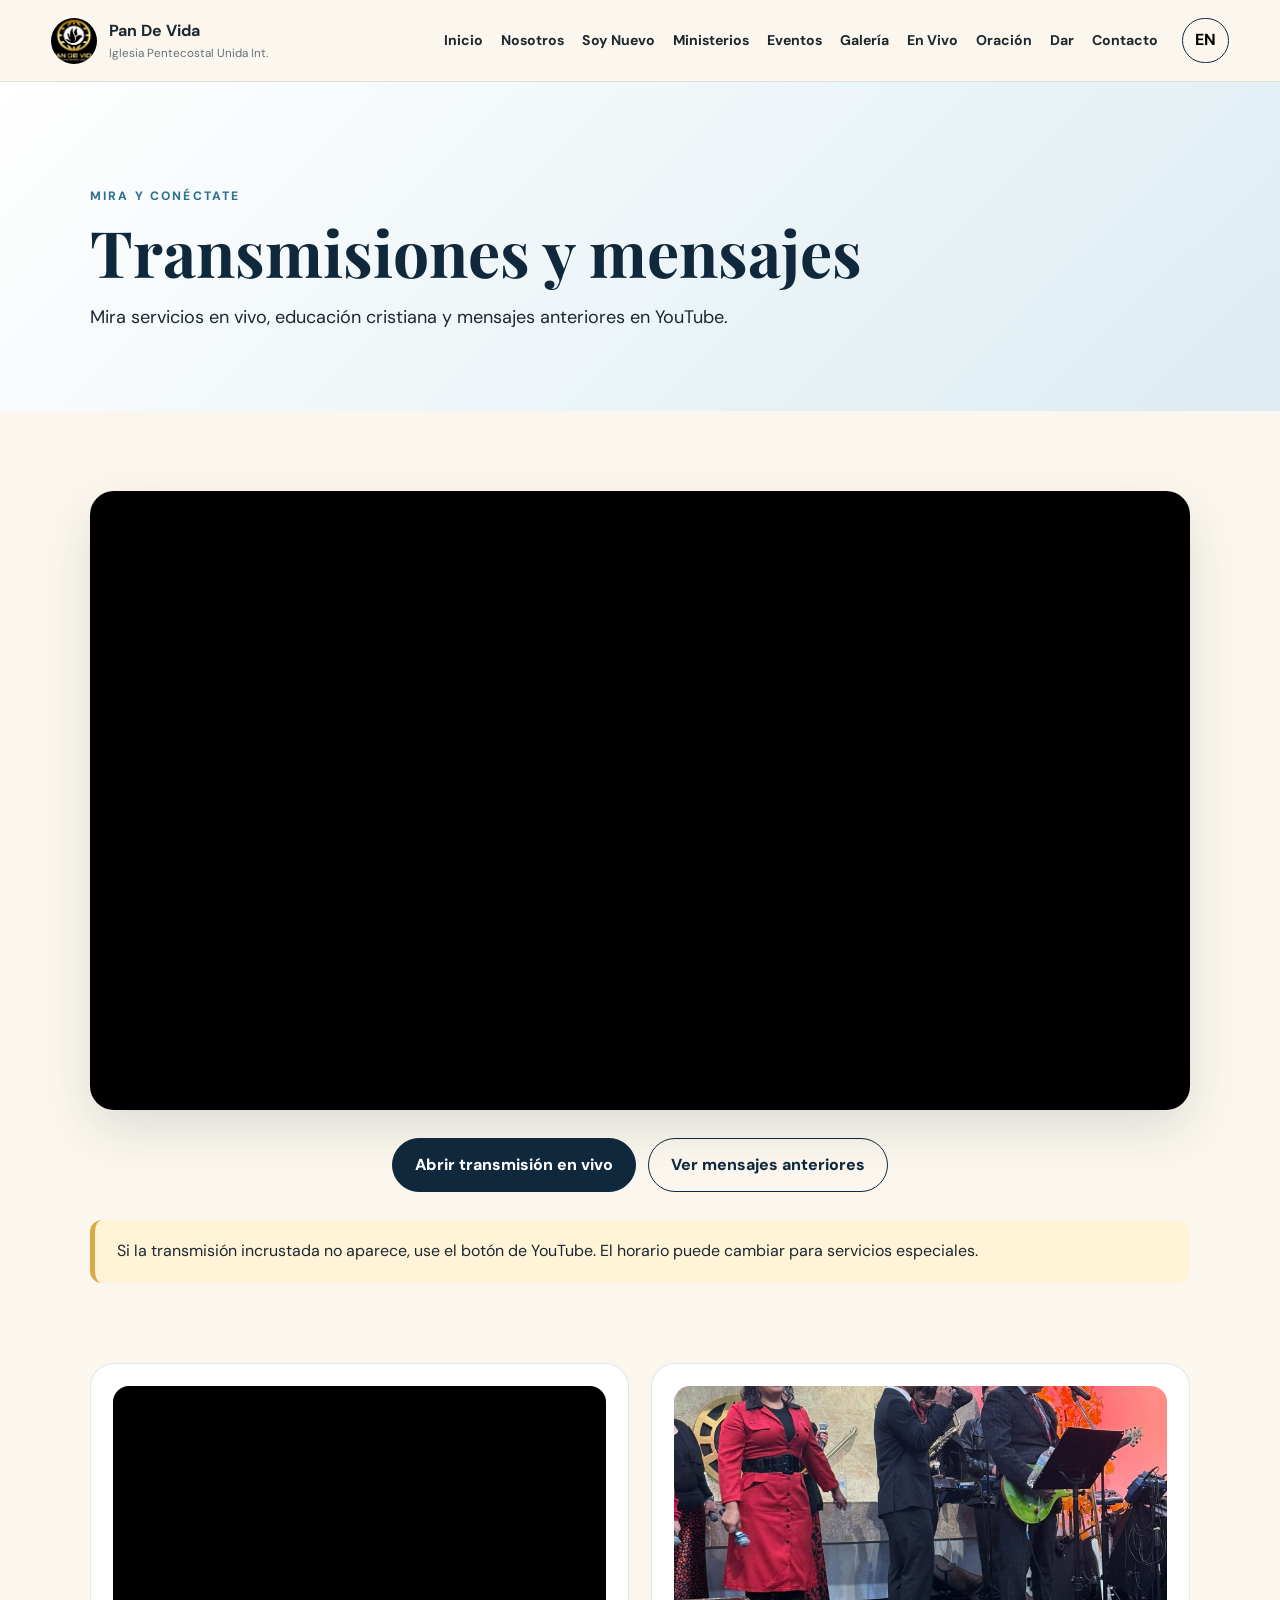
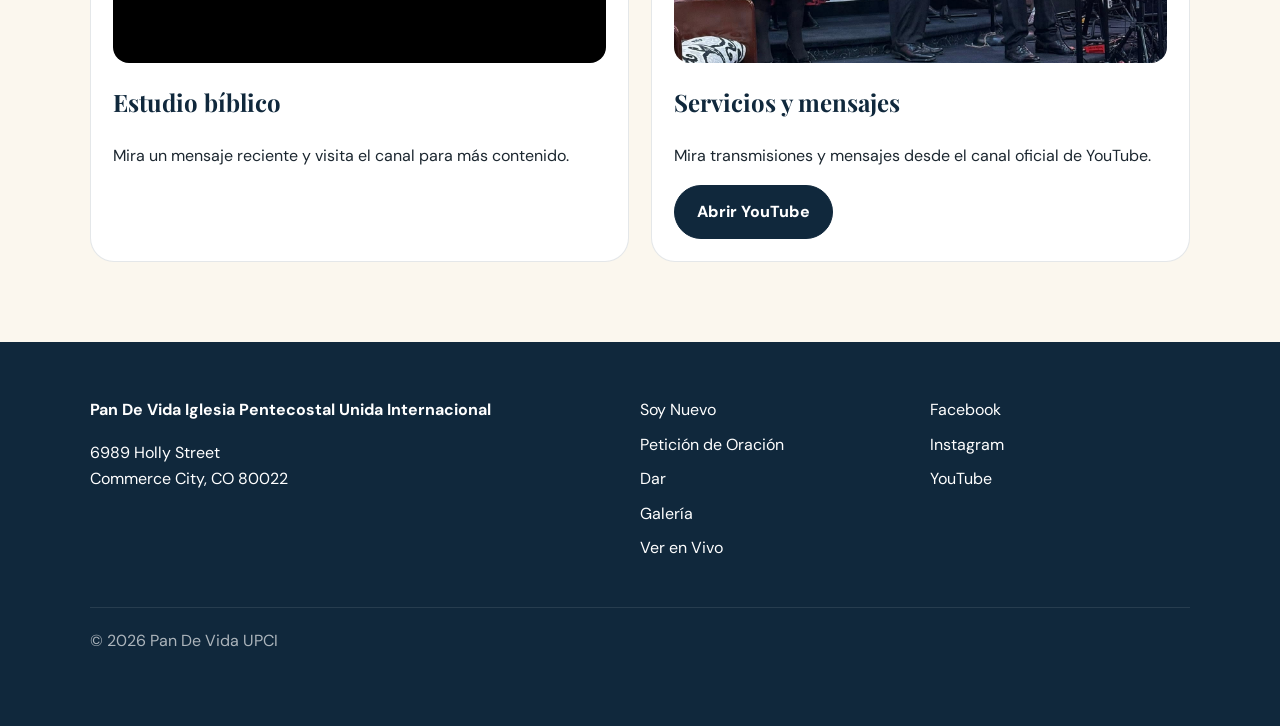
<file: watch.html>
<!doctype html>
<html lang="es">
<head>
  <meta charset="utf-8">
  <meta name="viewport" content="width=device-width, initial-scale=1">
  <meta name="theme-color" content="#10283c">
  <meta name="description" content="Watch Pan De Vida livestreams and messages.">
  <title>En Vivo | Pan De Vida UPCI</title>
  <link rel="preconnect" href="https://fonts.googleapis.com">
  <link rel="preconnect" href="https://fonts.gstatic.com" crossorigin>
  <link href="https://fonts.googleapis.com/css2?family=DM+Sans:wght@400;500;600;700&family=Playfair+Display:wght@600;700&display=swap" rel="stylesheet">
  <link rel="stylesheet" href="styles.css">
  <script defer src="app.js"></script>
</head>
<body>
  <a class="skip-link" href="#main">Skip to content</a>
  <header class="site-header">
    <a class="brand" href="index.html" aria-label="Pan De Vida Home">
      <span class="brand-mark image-brand"><img src="logo.jpg" alt="Pan De Vida logo"></span>
      <span class="brand-copy">
        <strong>Pan De Vida</strong>
        <small>Iglesia Pentecostal Unida Int.</small>
      </span>
    </a>

    <button class="menu-btn" aria-label="Open menu" aria-expanded="false">☰</button>

    <nav class="site-nav" aria-label="Primary navigation">
      <a href="index.html" data-es="Inicio" data-en="Home">Inicio</a><a href="about.html" data-es="Nosotros" data-en="About">Nosotros</a><a href="new-here.html" data-es="Soy Nuevo" data-en="New Here">Soy Nuevo</a><a href="ministries.html" data-es="Ministerios" data-en="Ministries">Ministerios</a><a href="events.html" data-es="Eventos" data-en="Events">Eventos</a><a href="gallery.html" data-es="Galería" data-en="Gallery">Galería</a><a href="watch.html" data-es="En Vivo" data-en="Watch">En Vivo</a><a href="prayer.html" data-es="Oración" data-en="Prayer">Oración</a><a href="giving.html" data-es="Dar" data-en="Give">Dar</a><a href="contact.html" data-es="Contacto" data-en="Contact">Contacto</a>
    </nav>

    <button id="lang-toggle" class="lang-btn" type="button" aria-label="Switch language">EN</button>
  </header>

  <main id="main">
    
<section class="page-hero">
  <span class="eyebrow" data-es="Mira y conéctate" data-en="Watch and connect">Mira y conéctate</span>
  <h1 data-es="Transmisiones y mensajes" data-en="Livestreams and messages">Transmisiones y mensajes</h1>
  <p data-es="Mira servicios en vivo, educación cristiana y mensajes anteriores en YouTube."
     data-en="Watch live services, Christian education, and archived messages on YouTube.">
    Mira servicios en vivo, educación cristiana y mensajes anteriores en YouTube.
  </p>
</section>

<section class="section">
  <div class="video-shell">
    <iframe
      src="https://www.youtube.com/embed/live_stream?channel=UCpdvradioint"
      title="Pan De Vida livestream"
      loading="lazy"
      allow="accelerometer; autoplay; clipboard-write; encrypted-media; gyroscope; picture-in-picture; web-share"
      allowfullscreen>
    </iframe>
  </div>
  <div class="center-actions">
    <a class="btn primary" href="https://www.youtube.com/@pdvradioint/live" target="_blank" rel="noopener" data-es="Abrir transmisión en vivo" data-en="Open livestream">Abrir transmisión en vivo</a>
    <a class="btn secondary" href="https://www.youtube.com/@pdvradioint/videos" target="_blank" rel="noopener" data-es="Ver mensajes anteriores" data-en="Watch previous messages">Ver mensajes anteriores</a>
  </div>
  <div class="notice" data-es="Si la transmisión incrustada no aparece, use el botón de YouTube. El horario puede cambiar para servicios especiales."
       data-en="If the embedded stream does not appear, use the YouTube button. Times may change for special services.">
    Si la transmisión incrustada no aparece, use el botón de YouTube. El horario puede cambiar para servicios especiales.
  </div>
</section>

  
<section class="section compact">
  <div class="card-grid two">
    <article class="content-card video-content-card">
      <div class="responsive-video">
        <iframe src="https://www.youtube.com/embed/n13n9nmO2DY" title="Pan De Vida Bible study" loading="lazy" allowfullscreen></iframe>
      </div>
      <h2 data-es="Estudio bíblico" data-en="Bible study">Estudio bíblico</h2>
      <p data-es="Mira un mensaje reciente y visita el canal para más contenido."
         data-en="Watch a recent message and visit the channel for more content.">
         Mira un mensaje reciente y visita el canal para más contenido.
      </p>
    </article>
    <article class="content-card video-content-card"><img class="watch-photo" src="worship-team.jpg" alt="Pan De Vida worship team"><h2 data-es="Servicios y mensajes" data-en="Services and messages">Servicios y mensajes</h2><p data-es="Mira transmisiones y mensajes desde el canal oficial de YouTube." data-en="Watch broadcasts and messages from the official YouTube channel.">Mira transmisiones y mensajes desde el canal oficial de YouTube.</p><a class="btn primary" href="https://www.youtube.com/@pdvradioint" target="_blank" rel="noopener" data-es="Abrir YouTube" data-en="Open YouTube">Abrir YouTube</a></article>
  </div>
</section>

</main>

  <footer class="site-footer">
    <div>
      <strong>Pan De Vida Iglesia Pentecostal Unida Internacional</strong>
      <p>6989 Holly Street<br>Commerce City, CO 80022</p>
    </div>
    <div class="footer-links">
      <a href="new-here.html" data-es="Soy Nuevo" data-en="New Here">Soy Nuevo</a>
      <a href="prayer.html" data-es="Petición de Oración" data-en="Prayer Request">Petición de Oración</a>
      <a href="giving.html" data-es="Dar" data-en="Give">Dar</a>
      <a href="gallery.html" data-es="Galería" data-en="Gallery">Galería</a><a href="watch.html" data-es="Ver en Vivo" data-en="Watch Live">Ver en Vivo</a>
    </div>
    <div class="footer-links">
      <a href="https://www.facebook.com/PanDeVidaIglesiaPentecostalUnida/" target="_blank" rel="noopener">Facebook</a>
      <a href="https://www.instagram.com/pandevidaupci/" target="_blank" rel="noopener">Instagram</a>
      <a href="https://www.youtube.com/@pdvradioint" target="_blank" rel="noopener">YouTube</a>
    </div>
    <p class="copyright">© <span id="year"></span> Pan De Vida UPCI</p>
  </footer>
</body>
</html>
</file>
<file: styles.css>
:root{
  --navy:#10283c;
  --navy-2:#173d57;
  --blue:#2e718d;
  --sky:#dcecf2;
  --cream:#fbf7ee;
  --gold:#d9aa46;
  --ink:#1c2730;
  --muted:#67737c;
  --white:#ffffff;
  --border:rgba(16,40,60,.11);
  --shadow:0 20px 50px rgba(16,40,60,.12);
  --radius:24px;
}
*{box-sizing:border-box}
html{scroll-behavior:smooth}
body{
  margin:0;
  font-family:"DM Sans",sans-serif;
  color:var(--ink);
  background:var(--cream);
  line-height:1.65;
}
a{color:inherit;text-decoration:none}
img{max-width:100%;display:block}
button,input,textarea{font:inherit}
.skip-link{position:absolute;left:-999px;top:0}
.skip-link:focus{left:10px;top:10px;background:#fff;padding:10px;z-index:999}

.site-header{
  min-height:82px;
  padding:0 clamp(18px,4vw,64px);
  display:flex;
  align-items:center;
  gap:24px;
  position:sticky;
  top:0;
  z-index:50;
  background:rgba(251,247,238,.94);
  border-bottom:1px solid var(--border);
  backdrop-filter:blur(14px);
}
.brand{display:flex;align-items:center;gap:12px;margin-right:auto}
.brand-mark{
  width:46px;height:46px;border-radius:50%;
  display:grid;place-items:center;
  background:var(--navy);color:#fff;
  font-family:"Playfair Display",serif;font-weight:700;
}
.brand-copy strong,.brand-copy small{display:block}
.brand-copy small{font-size:.73rem;color:var(--muted)}
.site-nav{display:flex;gap:18px;align-items:center}
.site-nav a{font-size:.88rem;font-weight:700}
.site-nav a:hover{color:var(--blue)}
.lang-btn,.menu-btn{
  border:1px solid var(--navy);
  background:transparent;
  border-radius:999px;
  padding:8px 12px;
  font-weight:700;
  cursor:pointer;
}
.menu-btn{display:none;font-size:1.1rem}

.home-hero{
  min-height:680px;
  padding:clamp(70px,9vw,130px) clamp(20px,7vw,110px);
  display:grid;
  grid-template-columns:1.25fr .75fr;
  gap:70px;
  align-items:center;
  background:
    radial-gradient(circle at 80% 20%,rgba(217,170,70,.28),transparent 28%),
    linear-gradient(135deg,#fffdfa 0%,#dbeaf0 100%);
}
.hero-content h1,.page-hero h1{
  font-family:"Playfair Display",serif;
  color:var(--navy);
  font-size:clamp(2.9rem,6vw,5.8rem);
  line-height:1.04;
  margin:.16em 0 .28em;
}
.hero-content p,.page-hero p{max-width:720px;font-size:1.13rem}
.eyebrow{
  text-transform:uppercase;
  letter-spacing:.18em;
  font-size:.76rem;
  font-weight:800;
  color:var(--blue);
}
.gold{color:var(--gold)}
.actions{display:flex;gap:12px;flex-wrap:wrap;margin-top:28px}
.btn{
  display:inline-flex;align-items:center;justify-content:center;
  padding:13px 22px;border-radius:999px;
  border:1px solid var(--navy);
  font-weight:800;cursor:pointer;
  transition:.2s ease;
}
.btn:hover{transform:translateY(-2px)}
.primary{background:var(--navy);color:#fff}
.secondary{background:transparent;color:var(--navy)}
.light{color:#fff;border-color:#fff}
.hero-panel{
  padding:48px;
  background:var(--navy);
  color:#fff;
  border-radius:var(--radius);
  box-shadow:var(--shadow);
  transform:rotate(1.5deg);
}
.panel-kicker{color:var(--gold);font-weight:800}
.hero-panel blockquote{
  margin:14px 0 0;
  font-family:"Playfair Display",serif;
  font-size:clamp(2rem,3vw,3rem);
  line-height:1.3;
}

.service-strip{
  display:grid;
  grid-template-columns:repeat(3,1fr);
  gap:1px;
  background:var(--border);
}
.service-strip>div{
  padding:28px clamp(20px,4vw,55px);
  background:#fff;
}
.service-strip span,.service-strip strong,.service-strip b{display:block}
.service-strip span{font-size:.75rem;text-transform:uppercase;letter-spacing:.16em;color:var(--blue);font-weight:800}
.service-strip strong{font-size:1.08rem;color:var(--navy)}
.service-strip b{font-size:.95rem}

.section{padding:80px clamp(20px,7vw,110px)}
.section.compact{padding-top:0}
.section-heading{max-width:780px;margin-bottom:34px}
.section-heading h2,.split-section h2,.cta-band h2{
  font-family:"Playfair Display",serif;
  color:var(--navy);
  font-size:clamp(2.2rem,4vw,4rem);
  line-height:1.12;
  margin:.2em 0;
}
.card-grid{display:grid;gap:22px}
.card-grid.three{grid-template-columns:repeat(3,1fr)}
.card-grid.two{grid-template-columns:repeat(2,1fr)}
.feature-card,.content-card,.ministry-card,.faq-card{
  background:#fff;border:1px solid var(--border);border-radius:var(--radius);
  padding:32px;transition:.2s ease;
}
.feature-card:hover,.ministry-card:hover{transform:translateY(-4px);box-shadow:var(--shadow)}
.feature-card h3,.content-card h2,.ministry-card h3{
  font-family:"Playfair Display",serif;color:var(--navy);
}
.icon{font-size:2rem}.ministry-card span{font-size:2rem}
.text-link{font-weight:800;color:var(--blue)}

.split-section{
  padding:90px clamp(20px,7vw,110px);
  display:grid;grid-template-columns:1fr 1fr;gap:50px;align-items:center;
}
.dark{background:var(--navy);color:#fff}
.dark h2{color:#fff}
.quote-card{
  min-height:320px;
  display:grid;place-items:center;
  background:linear-gradient(135deg,var(--blue),var(--navy-2));
  border-radius:var(--radius);
  padding:40px;
  font-family:"Playfair Display",serif;
  font-size:2.4rem;
  text-align:center;
}
.light-link{color:#fff}

.media-preview{
  padding:45px;
  display:grid;grid-template-columns:120px 1fr;gap:30px;align-items:center;
  background:#fff;border:1px solid var(--border);border-radius:var(--radius);
}
.play-circle{
  width:100px;height:100px;border-radius:50%;
  background:var(--navy);color:#fff;display:grid;place-items:center;font-size:2rem;
}

.page-hero{
  padding:100px clamp(20px,7vw,110px) 60px;
  background:linear-gradient(135deg,#fff,var(--sky));
}
.page-hero h1{font-size:clamp(2.8rem,5vw,5rem)}
.centered{text-align:center;min-height:58vh;display:flex;flex-direction:column;align-items:center;justify-content:center}

.faq-grid{display:grid;grid-template-columns:repeat(2,1fr);gap:20px}
.faq-card h3{color:var(--navy);margin-top:0}
.cta-band{
  margin:0 clamp(20px,7vw,110px) 80px;
  padding:42px;
  display:flex;justify-content:space-between;gap:30px;align-items:center;
  background:var(--navy);color:#fff;border-radius:var(--radius);
}
.cta-band h2{color:#fff;margin:0}

.event-list{display:grid;gap:18px}
.event-card{
  display:grid;grid-template-columns:120px 1fr auto;gap:26px;align-items:center;
  background:#fff;border:1px solid var(--border);border-radius:20px;padding:24px;
}
.event-date{
  background:var(--navy);color:#fff;border-radius:16px;padding:18px;text-align:center;font-weight:800;
}
.event-card h2{margin:0;color:var(--navy)}

.video-shell{
  width:min(100%,1100px);margin:0 auto;
  aspect-ratio:16/9;background:#000;border-radius:var(--radius);overflow:hidden;box-shadow:var(--shadow);
}
.video-shell iframe{width:100%;height:100%;border:0}
.center-actions{display:flex;gap:12px;justify-content:center;flex-wrap:wrap;margin:28px 0}
.notice{
  max-width:1100px;margin:28px auto 0;padding:18px 22px;
  background:#fff4d8;border-left:5px solid var(--gold);border-radius:12px;
}

.form-card{
  max-width:900px;margin:0 auto;background:#fff;border:1px solid var(--border);
  border-radius:var(--radius);padding:34px;
}
.form-grid{display:grid;grid-template-columns:1fr 1fr;gap:18px}
.form-card label:not(.check-row){display:grid;gap:7px;margin-bottom:18px;font-weight:800}
.form-card input,.form-card textarea{
  width:100%;padding:14px;border:1px solid #c9d2d8;border-radius:12px;background:#fff;
}
.check-row{display:flex;gap:10px;align-items:flex-start;margin:14px 0}
.check-row input{width:auto;margin-top:6px}
.form-note{font-size:.84rem;color:var(--muted)}

.giving-box{
  text-align:center;
  padding:60px 30px;
  background:linear-gradient(135deg,var(--navy),var(--blue));
  color:#fff;border-radius:var(--radius);box-shadow:var(--shadow);
}
.giving-box h2{font-family:"Playfair Display",serif;font-size:clamp(2rem,4vw,3.8rem)}
.icon-large{font-size:3rem;display:block}
.giving-number{
  display:block;font-family:"Playfair Display",serif;
  font-size:clamp(2.6rem,6vw,5.2rem);font-weight:700;color:var(--gold);margin:.12em 0;
}
.gold-btn{background:var(--gold);border-color:var(--gold);color:var(--navy)}

.social-list{display:grid}
.social-list a{
  display:flex;justify-content:space-between;
  padding:14px 0;border-bottom:1px solid var(--border);font-weight:800;
}
.map{width:100%;height:420px;border:0;border-radius:var(--radius);margin-top:28px}

.site-footer{
  padding:55px clamp(20px,7vw,110px);
  background:var(--navy);color:#fff;
  display:grid;grid-template-columns:2fr 1fr 1fr;gap:30px;
}
.footer-links{display:grid;align-content:start;gap:8px}
.copyright{grid-column:1/-1;border-top:1px solid rgba(255,255,255,.15);padding-top:20px;opacity:.65}

@media(max-width:1080px){
  .site-nav{
    display:none;position:absolute;top:82px;left:0;right:0;
    background:var(--cream);padding:22px;flex-direction:column;align-items:flex-start;
    border-bottom:1px solid var(--border);
  }
  .site-nav.open{display:flex}
  .menu-btn{display:block}
  .home-hero{grid-template-columns:1fr}
  .hero-panel{transform:none}
}
@media(max-width:820px){
  .card-grid.three,.card-grid.two,.faq-grid,.split-section,.service-strip{grid-template-columns:1fr}
  .media-preview{grid-template-columns:1fr}
  .event-card{grid-template-columns:1fr}
  .cta-band{flex-direction:column;align-items:flex-start}
  .site-footer{grid-template-columns:1fr}
  .copyright{grid-column:auto}
}
@media(max-width:560px){
  .brand-copy small{display:none}
  .site-header{gap:10px}
  .form-grid{grid-template-columns:1fr}
  .hero-content h1{font-size:2.75rem}
  .section{padding:60px 18px}
  .page-hero{padding:80px 18px 45px}
}


/* Version 4 media additions */
.media-hero{position:relative;overflow:hidden}
.video-poster{
  position:relative;
  min-height:430px;
  overflow:hidden;
  background-image:
    linear-gradient(to top,rgba(16,40,60,.9),rgba(16,40,60,.15)),
    url("https://i.ytimg.com/vi/n13n9nmO2DY/maxresdefault.jpg");
  background-size:cover;
  background-position:center;
}
.poster-overlay{position:absolute;inset:0;background:linear-gradient(135deg,rgba(16,40,60,.15),rgba(16,40,60,.65))}
.poster-content{position:absolute;left:36px;right:36px;bottom:35px;z-index:2}
.poster-link{
  position:absolute;inset:0;z-index:3;
  display:flex;align-items:center;justify-content:center;gap:12px;
  color:#fff;font-weight:800;
}
.poster-play{width:68px;height:68px;border-radius:50%;display:grid;place-items:center;background:rgba(255,255,255,.92);color:var(--navy);font-size:1.35rem}
.media-grid{display:grid;grid-template-columns:1.2fr 1fr 1fr;gap:22px}
.media-card{
  min-height:390px;border-radius:var(--radius);overflow:hidden;position:relative;
  display:flex;align-items:flex-end;background:var(--navy);color:#fff;box-shadow:var(--shadow)
}
.media-card img{position:absolute;inset:0;width:100%;height:100%;object-fit:cover}
.media-card::after{content:"";position:absolute;inset:0;background:linear-gradient(to top,rgba(16,40,60,.95),rgba(16,40,60,.08))}
.media-card-copy{position:relative;z-index:2;padding:28px}
.media-card-copy span{font-size:.75rem;text-transform:uppercase;letter-spacing:.17em;color:var(--gold);font-weight:800}
.media-card-copy h3{font-family:"Playfair Display",serif;font-size:1.8rem;margin:.3em 0}
.social-photo-card{background-size:cover;background-position:center}
.facebook-photo{background-image:linear-gradient(to top,rgba(16,40,60,.95),rgba(16,40,60,.2)),url("https://i.ytimg.com/vi/n13n9nmO2DY/hqdefault.jpg");background-position:30% center}
.instagram-photo{background-image:linear-gradient(135deg,rgba(46,113,141,.82),rgba(217,170,70,.5))}
.gallery-hero{background:linear-gradient(135deg,#fff,var(--sky))}
.gallery-grid{display:grid;grid-template-columns:repeat(2,1fr);gap:22px}
.gallery-item{min-height:360px;border-radius:var(--radius);overflow:hidden;position:relative;display:flex;align-items:flex-end;background:var(--navy);color:#fff;box-shadow:var(--shadow)}
.gallery-item.wide{grid-column:1/-1;min-height:520px}
.gallery-item img{position:absolute;inset:0;width:100%;height:100%;object-fit:cover}
.gallery-item::after{content:"";position:absolute;inset:0;background:linear-gradient(to top,rgba(16,40,60,.92),rgba(16,40,60,.08))}
.gallery-caption{position:relative;z-index:2;padding:30px}
.gallery-caption span{text-transform:uppercase;letter-spacing:.16em;font-size:.75rem;color:var(--gold);font-weight:800}
.gallery-caption h2{font-family:"Playfair Display",serif;font-size:2rem;margin:.2em 0}
.facebook-tile{background:linear-gradient(135deg,#204b75,#10283c)}
.instagram-tile{background:linear-gradient(135deg,#7f3c8d,#d16a55,#d9aa46)}
.youth-tile{background:linear-gradient(135deg,#173d57,#2e718d)}
.live-tile{background:linear-gradient(135deg,#7d1422,#d83b4c)}
.facebook-video-frame{max-width:900px;margin:0 auto;border-radius:var(--radius);overflow:hidden;background:#000;box-shadow:var(--shadow)}
.facebook-video-frame iframe{display:block;width:100%;max-width:100%;aspect-ratio:16/9;height:auto}
.responsive-video{aspect-ratio:16/9;border-radius:16px;overflow:hidden;background:#000;margin-bottom:20px}
.responsive-video iframe{width:100%;height:100%;border:0}
.video-content-card{padding:22px}

@media(max-width:900px){
  .media-grid{grid-template-columns:1fr}
  .gallery-grid{grid-template-columns:1fr}
  .gallery-item.wide{grid-column:auto;min-height:360px}
}

.image-brand{overflow:hidden;background:#000;padding:0}.image-brand img{width:100%;height:100%;object-fit:cover}.photo-hero{position:relative;min-height:760px;display:flex;align-items:center;overflow:hidden}.photo-hero>img{position:absolute;inset:0;width:100%;height:100%;object-fit:cover}.photo-hero-overlay{position:absolute;inset:0;background:linear-gradient(90deg,rgba(5,15,25,.92),rgba(5,15,25,.72) 42%,rgba(5,15,25,.24))}.photo-hero-content{position:relative;z-index:2;max-width:760px;padding:90px clamp(20px,7vw,110px);color:#fff}.photo-hero-content h1{font-family:"Playfair Display",serif;font-size:clamp(3.2rem,6vw,6.2rem);line-height:1.02;margin:.18em 0 .35em}.hero-logo{width:min(320px,72vw);border-radius:18px;margin-bottom:28px;box-shadow:0 18px 50px rgba(0,0,0,.35)}.home-photo-grid{display:grid;grid-template-columns:1.2fr 1fr 1fr;grid-auto-rows:260px;gap:18px}.home-photo{position:relative;overflow:hidden;border-radius:22px;min-height:260px}.home-photo.large{grid-row:span 2}.home-photo img{width:100%;height:100%;object-fit:cover;transition:transform .35s}.home-photo::after{content:"";position:absolute;inset:0;background:linear-gradient(to top,rgba(16,40,60,.78),transparent 62%)}.home-photo span{position:absolute;left:22px;bottom:18px;z-index:2;color:#fff;font-weight:800;font-size:1.2rem}.home-photo:hover img{transform:scale(1.04)}.scripture-banner{position:relative;min-height:540px;display:grid;place-items:center;overflow:hidden}.scripture-banner>img{position:absolute;inset:0;width:100%;height:100%;object-fit:cover}.scripture-overlay{position:absolute;inset:0;background:rgba(16,40,60,.72)}.scripture-content{position:relative;z-index:2;width:min(1000px,90%);text-align:center;color:#fff}.scripture-content blockquote{font-family:"Playfair Display",serif;font-size:clamp(2.2rem,4vw,4.4rem);line-height:1.2;margin:0 0 18px}.scripture-content cite{color:var(--gold);font-weight:800;font-style:normal}.pastor-welcome{display:grid;grid-template-columns:.85fr 1.15fr;gap:55px;align-items:center}.pastor-image-wrap{min-height:560px;border-radius:var(--radius);overflow:hidden;box-shadow:var(--shadow)}.pastor-image-wrap img{width:100%;height:100%;object-fit:cover}.pastor-welcome h2{font-family:"Playfair Display",serif;font-size:clamp(2.5rem,4vw,4.4rem);color:var(--navy);line-height:1.1;margin:.2em 0}.real-gallery-grid{columns:3 320px;column-gap:18px}.real-gallery-item{break-inside:avoid;margin:0 0 18px;position:relative;border-radius:20px;overflow:hidden;background:#fff;box-shadow:var(--shadow)}.real-gallery-item img{width:100%;display:block}.real-gallery-item figcaption{position:absolute;left:14px;bottom:14px;background:rgba(16,40,60,.86);color:#fff;padding:8px 12px;border-radius:999px;font-weight:800}.watch-photo{width:100%;aspect-ratio:16/9;object-fit:cover;border-radius:16px;margin-bottom:18px}@media(max-width:900px){.photo-hero{min-height:680px}.photo-hero-overlay{background:linear-gradient(to top,rgba(5,15,25,.92),rgba(5,15,25,.5))}.photo-hero-content{align-self:flex-end;padding-bottom:70px}.home-photo-grid{grid-template-columns:1fr 1fr;grid-auto-rows:220px}.home-photo.large{grid-row:span 1;grid-column:1/-1}.pastor-welcome{grid-template-columns:1fr}}@media(max-width:600px){.home-photo-grid{grid-template-columns:1fr}.home-photo.large{grid-column:auto}.photo-hero-content h1{font-size:2.8rem}.hero-logo{width:220px}.pastor-image-wrap{min-height:430px}}
</file>
